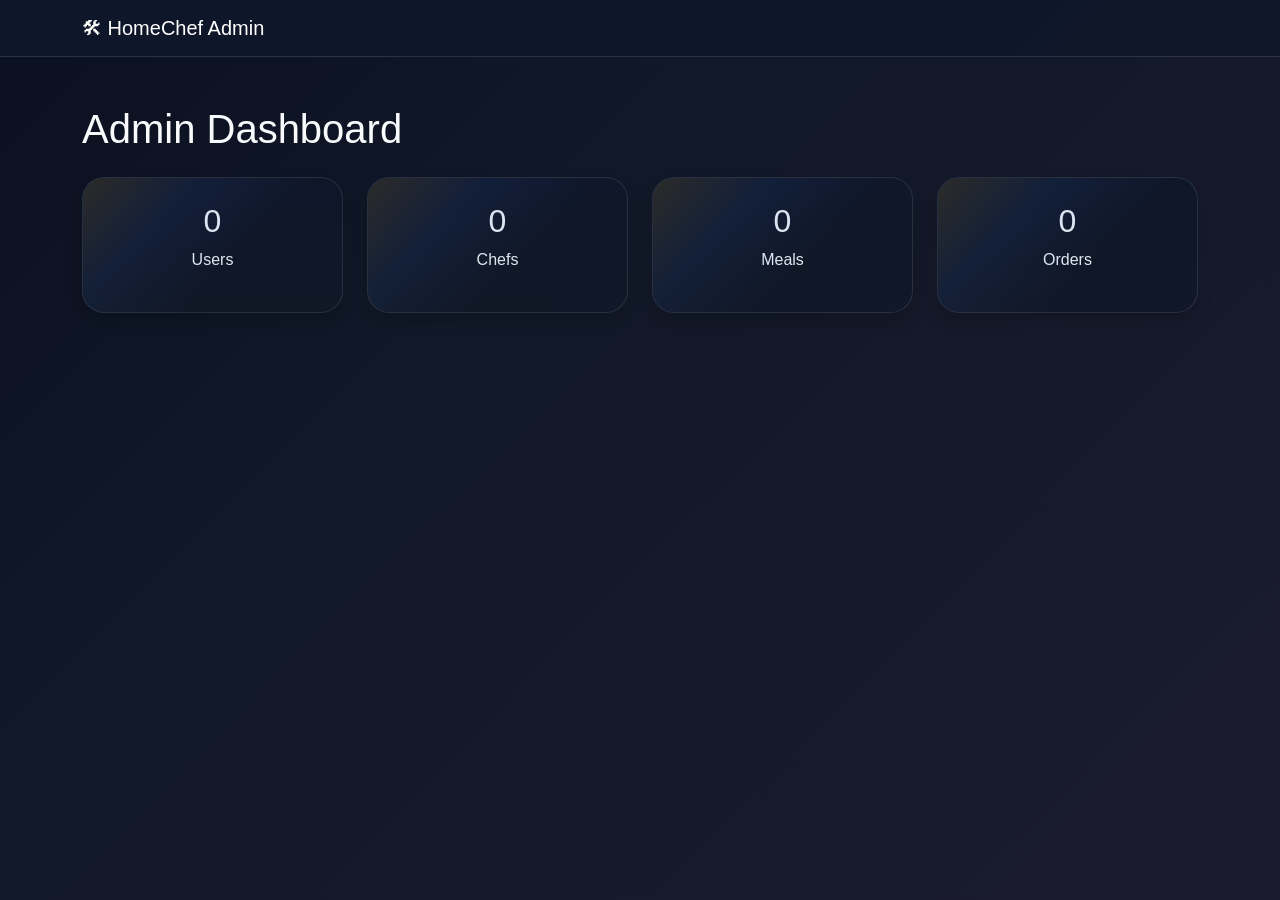
<file: backent/src/main/resources/templates/admin-dashboard.html>
<!DOCTYPE html>
<html>

<head>

    <title>Admin Dashboard</title>

    <link
        href="https://cdn.jsdelivr.net/npm/bootstrap@5.3.3/dist/css/bootstrap.min.css"
        rel="stylesheet">

    <style>
        body {
            background: linear-gradient(135deg, #0b1020 0%, #111827 35%, #1b1b2f 100%);
            color: #f8fafc;
            min-height: 100vh;
            font-family: Arial, sans-serif;
        }

        .navbar {
            background: rgba(15, 23, 42, 0.92) !important;
            border-bottom: 1px solid rgba(148, 163, 184, 0.2);
        }

        .card {
            background: linear-gradient(180deg, rgba(15, 23, 42, 0.92), rgba(17, 24, 39, 0.9));
            color: #e2e8f0;
            border: 1px solid rgba(148, 163, 184, 0.18);
            border-radius: 22px;
            box-shadow: 0 22px 38px rgba(15, 23, 42, 0.32);
            position: relative;
            overflow: hidden;
        }

        .card::before {
            content: "";
            position: absolute;
            inset: 0;
            background: linear-gradient(135deg, rgba(251, 191, 36, 0.12), rgba(59, 130, 246, 0.08), transparent 60%);
            pointer-events: none;
        }
    </style>

</head>

<body>

<nav class="navbar navbar-dark bg-dark">

    <div class="container">

        <span class="navbar-brand">
            🛠 HomeChef Admin
        </span>

    </div>

</nav>

<div class="container py-5">

    <h1 class="mb-4">
        Admin Dashboard
    </h1>

    <div class="row">

        <div class="col-md-3">

            <div class="card shadow p-4 text-center">

                <h2 th:text="${users}">
                    0
                </h2>

                <p>Users</p>

            </div>

        </div>

        <div class="col-md-3">

            <div class="card shadow p-4 text-center">

                <h2 th:text="${chefs}">
                    0
                </h2>

                <p>Chefs</p>

            </div>

        </div>

        <div class="col-md-3">

            <div class="card shadow p-4 text-center">

                <h2 th:text="${meals}">
                    0
                </h2>

                <p>Meals</p>

            </div>

        </div>

        <div class="col-md-3">

            <div class="card shadow p-4 text-center">

                <h2 th:text="${orders}">
                    0
                </h2>

                <p>Orders</p>

            </div>

        </div>

    </div>

</div>

</body>
</html>
</file>
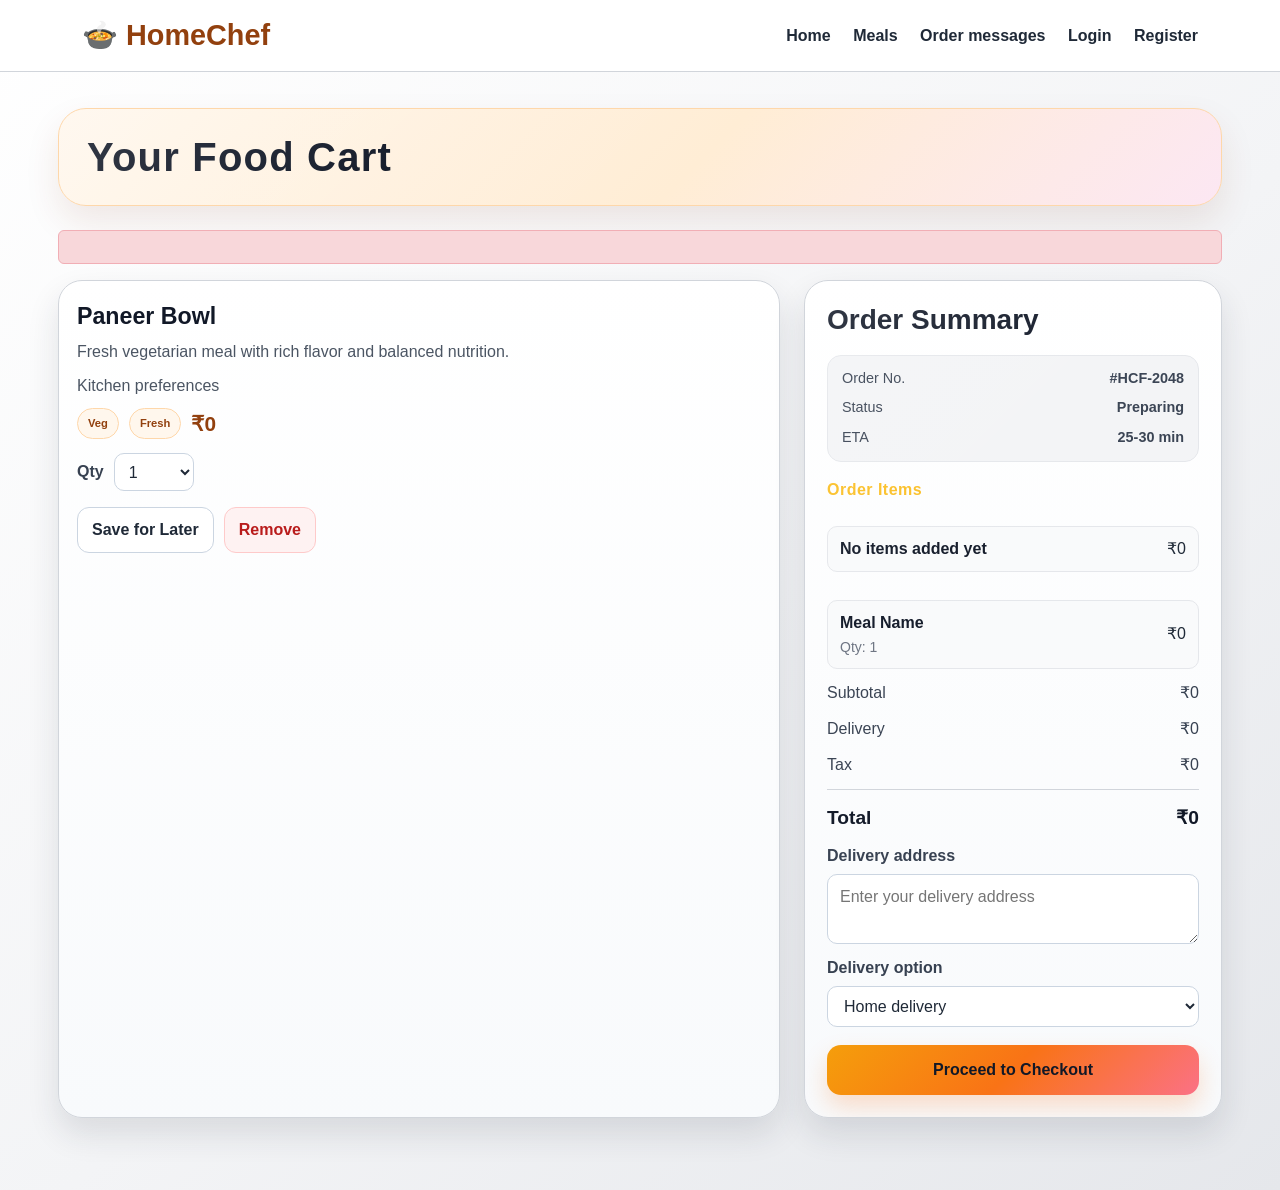
<file: backent/src/main/resources/templates/cart.html>
<!DOCTYPE html>
<html lang="en">
<head>
    <meta charset="UTF-8">
    <meta name="viewport" content="width=device-width, initial-scale=1.0">
    <title>Cart - HomeChef</title>
    <link href="https://cdn.jsdelivr.net/npm/bootstrap@5.3.3/dist/css/bootstrap.min.css" rel="stylesheet">
    <style>
        body {
            margin: 0;
            min-height: 100vh;
            background: linear-gradient(140deg, #ffffff 0%, #f3f4f6 55%, #e5e7eb 100%);
            color: #1f2937;
            font-family: Arial, sans-serif;
        }

        .topbar {
            background: rgba(255, 255, 255, 0.96);
            border-bottom: 1px solid #d1d5db;
            padding: 14px 0;
        }

        .brand {
            color: #92400e;
            font-size: 1.8rem;
            font-weight: 700;
            text-decoration: none;
        }

        .nav-links a {
            color: #1f2937;
            text-decoration: none;
            margin-left: 18px;
            font-weight: 600;
        }

        .page-shell {
            max-width: 1200px;
            margin: 36px auto;
            padding: 0 18px 36px;
        }

        .cart-header {
            background: linear-gradient(135deg, #fff7ed, #ffedd5 55%, #fce7f3);
            border: 1px solid #fed7aa;
            border-radius: 28px;
            padding: 24px 28px;
            margin-bottom: 24px;
            box-shadow: 0 16px 34px rgba(124, 45, 18, 0.1);
            position: relative;
            overflow: hidden;
        }

        .cart-header::before,
        .item-card::before,
        .summary-card::before,
        .customize-panel::before {
            content: "";
            position: absolute;
            inset: 0;
            background: linear-gradient(135deg, rgba(255,255,255,0.15), rgba(255,255,255,0.03), transparent 60%);
            pointer-events: none;
        }

        .cart-header h1 {
            margin: 0;
            font-weight: 800;
            letter-spacing: 0.03em;
            color: #111827;
        }

        .cart-row {
            display: grid;
            grid-template-columns: 1.9fr 1.1fr;
            gap: 24px;
            align-items: stretch;
            min-height: 72vh;
        }

        .items-wrap {
            display: grid;
            gap: 18px;
            align-content: stretch;
            height: 100%;
        }

        .item-card {
            position: relative;
            overflow: hidden;
            background: linear-gradient(180deg, #ffffff, #f8fafc);
            border: 1px solid #d1d5db;
            border-radius: 24px;
            box-shadow: 0 16px 32px rgba(31, 41, 55, 0.12);
            padding: 18px;
            min-height: 220px;
            height: 100%;
        }

        .item-inner {
            display: flex;
            gap: 18px;
            position: relative;
            z-index: 1;
        }

        .dish-info {
            flex: 1;
        }

        .dish-name {
            font-size: 1.45rem;
            font-weight: 700;
            margin-bottom: 6px;
            color: #111827;
        }

        .dish-desc {
            color: #4b5563;
            margin-bottom: 10px;
        }

        .meta-row {
            display: flex;
            gap: 10px;
            flex-wrap: wrap;
            align-items: center;
            margin-top: 10px;
        }

        .mini-badge {
            background: #fff7ed;
            border: 1px solid #fed7aa;
            color: #92400e;
            border-radius: 999px;
            padding: 6px 10px;
            font-size: 0.7rem;
            font-weight: 700;
        }

        .dish-price {
            font-size: 1.3rem;
            font-weight: 800;
            color: #92400e;
        }

        .qty-box {
            display: flex;
            align-items: center;
            gap: 10px;
            margin-top: 14px;
        }

        .qty-box label {
            color: #374151;
            margin: 0;
            font-weight: 600;
        }

        .qty-box select {
            width: 80px;
            height: 38px;
            border-radius: 10px;
            border: 1px solid #cbd5e1;
            background: #fff;
            color: #1f2937;
            padding-left: 10px;
        }

        .action-buttons {
            display: flex;
            flex-wrap: wrap;
            gap: 10px;
            margin-top: 16px;
        }

        .popup-btn,
        .outline-btn,
        .danger-btn {
            border-radius: 12px;
            border: none;
            font-weight: 700;
            padding: 10px 14px;
            transition: transform 0.2s ease, box-shadow 0.2s ease;
        }

        .popup-btn {
            background: linear-gradient(135deg, #f59e0b, #f97316, #fb7185);
            color: #fff;
            box-shadow: 0 12px 24px rgba(249, 115, 22, 0.24);
        }

        .outline-btn {
            background: #fff;
            border: 1px solid #cbd5e1;
            color: #1f2937;
        }

        .danger-btn {
            background: #fef2f2;
            border: 1px solid #fecaca;
            color: #b91c1c;
        }

        .popup-btn:hover,
        .outline-btn:hover,
        .danger-btn:hover {
            transform: translateY(-2px);
        }

        .summary-card {
            position: relative;
            overflow: hidden;
            background: linear-gradient(180deg, #ffffff, #f8fafc);
            border: 1px solid #d1d5db;
            border-radius: 24px;
            box-shadow: 0 16px 32px rgba(31, 41, 55, 0.12);
            padding: 22px;
            min-height: 100%;
            height: 100%;
            width: 100%;
            display: flex;
            flex-direction: column;
            justify-content: flex-start;
            align-self: stretch;
        }

        .summary-card h3 {
            margin-bottom: 18px;
            color: #111827;
            font-weight: 800;
        }

        .order-meta {
            background: #f3f4f6;
            border: 1px solid #e5e7eb;
            border-radius: 14px;
            padding: 12px 14px;
            margin-bottom: 16px;
        }

        .order-meta-row {
            display: flex;
            justify-content: space-between;
            margin-bottom: 8px;
            color: #374151;
            font-size: 0.9rem;
        }

        .order-meta-row:last-child {
            margin-bottom: 0;
        }

        .order-list {
            list-style: none;
            margin: 16px 0 12px;
            padding: 0;
            display: grid;
            gap: 10px;
        }

        .order-list li {
            display: flex;
            justify-content: space-between;
            align-items: center;
            gap: 10px;
            background: #f9fafb;
            border: 1px solid #e5e7eb;
            border-radius: 10px;
            padding: 10px 12px;
            color: #1f2937;
        }

        .order-name {
            font-weight: 700;
            color: #111827;
        }

        .order-name small {
            display: block;
            color: #6b7280;
            font-weight: 500;
            margin-top: 2px;
        }

        .summary-line {
            display: flex;
            justify-content: space-between;
            color: #374151;
            margin-bottom: 12px;
        }

        .summary-total {
            display: flex;
            justify-content: space-between;
            margin-top: auto;
            padding-top: 14px;
            border-top: 1px solid #d1d5db;
            font-size: 1.2rem;
            font-weight: 800;
            color: #111827;
        }

        .checkout-btn {
            width: 100%;
            height: 50px;
            margin-top: 18px;
            border-radius: 14px;
            border: none;
            background: linear-gradient(135deg, #f59e0b, #f97316, #fb7185);
            color: #111827;
            font-weight: 800;
            box-shadow: 0 12px 24px rgba(249, 115, 22, 0.22);
        }

        .checkout-label {
            display: block;
            margin: 12px 0 6px;
            color: #374151;
            font-weight: 700;
        }

        .checkout-input {
            display: block;
            width: 100%;
            padding: 10px 12px;
            border-radius: 10px;
            border: 1px solid #cbd5e1;
            background: #fff;
            color: #1f2937;
        }

        .checkout-btn:disabled {
            opacity: .5;
            cursor: not-allowed;
        }

        .customize-panel {
            background: linear-gradient(180deg, rgba(17, 24, 39, 0.96), rgba(15, 23, 42, 0.92));
            border: 1px solid rgba(148, 163, 184, 0.2);
            border-radius: 22px;
            box-shadow: 0 20px 40px rgba(15, 23, 42, 0.35);
            position: relative;
            overflow: hidden;
        }

        .custom-check {
            display: flex;
            align-items: center;
            gap: 10px;
            margin: 10px 0;
            color: #edf2ff;
        }

        .custom-check input {
            accent-color: #f59e0b;
        }

        @media (max-width: 900px) {
            .cart-row {
                grid-template-columns: 1fr;
            }
        }

        @media (max-width: 640px) {
            .item-inner {
                flex-direction: column;
            }

            .food-image {
                width: 100%;
                height: 200px;
            }
        }
    </style>
</head>
<body>

<nav class="topbar">
    <div class="container d-flex justify-content-between align-items-center">
        <a href="/" class="brand">🍲 HomeChef</a>
        <div class="nav-links">
            <a href="/">Home</a>
            <a href="/meals">Meals</a>
            <a href="/customer/messages">Order messages</a>
            <a href="/login">Login</a>
            <a href="/register">Register</a>
        </div>
    </div>
</nav>

<div class="page-shell">
    <div class="cart-header">
        <h1>Your Food Cart</h1>
    </div>

    <div th:if="${checkoutError}" class="alert alert-danger" th:text="${checkoutError}"></div>

    <div class="cart-row">
        <div class="items-wrap">
            <div class="item-card" th:each="item : ${cartItems}">
                <div class="item-inner">
                    <div class="dish-info">
                        <div class="dish-name" th:text="${item.meal.name}">Paneer Bowl</div>
                        <div class="dish-desc" th:text="${item.meal.description}">Fresh vegetarian meal with rich flavor and balanced nutrition.</div>
                        <div class="dish-desc" th:if="${item.customizations != null}" th:text="|Kitchen preferences: ${item.customizations}|">Kitchen preferences</div>

                        <div class="meta-row">
                            <span class="mini-badge" th:text="${item.meal.foodTypeLabel}">Veg</span>
                            <span class="mini-badge">Fresh</span>
                            <span class="dish-price">₹<span th:text="${item.meal.price * item.quantity}">0</span></span>
                        </div>

                        <div class="qty-box">
                            <label>Qty</label>
                            <select th:name="|quantity_${item.id}|">
                                <option th:value="1" th:selected="${item.quantity == 1}">1</option>
                                <option th:value="2" th:selected="${item.quantity == 2}">2</option>
                                <option th:value="3" th:selected="${item.quantity == 3}">3</option>
                                <option th:value="4" th:selected="${item.quantity == 4}">4</option>
                            </select>
                        </div>

                        <div class="action-buttons">
                            <button class="outline-btn" type="button">Save for Later</button>
                            <form th:action="@{/cart/remove/{id}(id=${item.id})}" method="post" class="d-inline">
                                <button class="danger-btn" type="submit">Remove</button>
                            </form>
                        </div>
                    </div>
                </div>
            </div>
        </div>

        <aside class="summary-card">
            <h3>Order Summary</h3>

            <div class="order-meta">
                <div class="order-meta-row">
                    <span>Order No.</span>
                    <strong>#HCF-2048</strong>
                </div>
                <div class="order-meta-row">
                    <span>Status</span>
                    <strong>Preparing</strong>
                </div>
                <div class="order-meta-row">
                    <span>ETA</span>
                    <strong>25-30 min</strong>
                </div>
            </div>

            <div style="margin-bottom: 8px; color: #fbbf24; font-weight: 800; letter-spacing: 0.03em;">Order Items</div>
            <ul class="order-list" th:if="${#lists.isEmpty(cartItems)}">
                <li>
                    <span class="order-name">No items added yet</span>
                    <span>₹0</span>
                </li>
            </ul>
            <ul class="order-list" th:unless="${#lists.isEmpty(cartItems)}">
                <li th:each="item : ${cartItems}">
                    <span class="order-name">
                        <span th:text="${item.meal.name}">Meal Name</span>
                        <small>Qty: <span th:text="${item.quantity}">1</span></small>
                    </span>
                    <span>₹<span th:text="${item.meal.price * item.quantity}">0</span></span>
                </li>
            </ul>

            <div class="summary-line">
                <span>Subtotal</span>
                <span>₹<span th:text="${subtotal}">0</span></span>
            </div>
            <div class="summary-line">
                <span>Delivery</span>
                <span>₹<span th:text="${deliveryFee}">0</span></span>
            </div>
            <div class="summary-line">
                <span>Tax</span>
                <span>₹<span th:text="${tax}">0</span></span>
            </div>
            <div class="summary-total">
                <span>Total</span>
                <span>₹<span th:text="${grandTotal}">0</span></span>
            </div>
            <form th:action="@{/orders/place}" method="post" class="checkout-form">
                <label for="deliveryAddress" class="checkout-label">Delivery address</label>
                <textarea id="deliveryAddress" name="address" class="checkout-input" rows="2" required maxlength="500"
                          th:text="${customer.address}" placeholder="Enter your delivery address"></textarea>
                <label for="deliveryType" class="checkout-label">Delivery option</label>
                <select id="deliveryType" name="deliveryType" class="checkout-input" required>
                    <option value="HOME_DELIVERY">Home delivery</option>
                    <option value="PICKUP">Pickup</option>
                </select>
                <button class="checkout-btn" type="submit" th:disabled="${#lists.isEmpty(cartItems)}">Proceed to Checkout</button>
            </form>
        </aside>
    </div>
</div>

<script src="https://cdn.jsdelivr.net/npm/bootstrap@5.3.3/dist/js/bootstrap.bundle.min.js"></script>
</body>
</html>
</file>
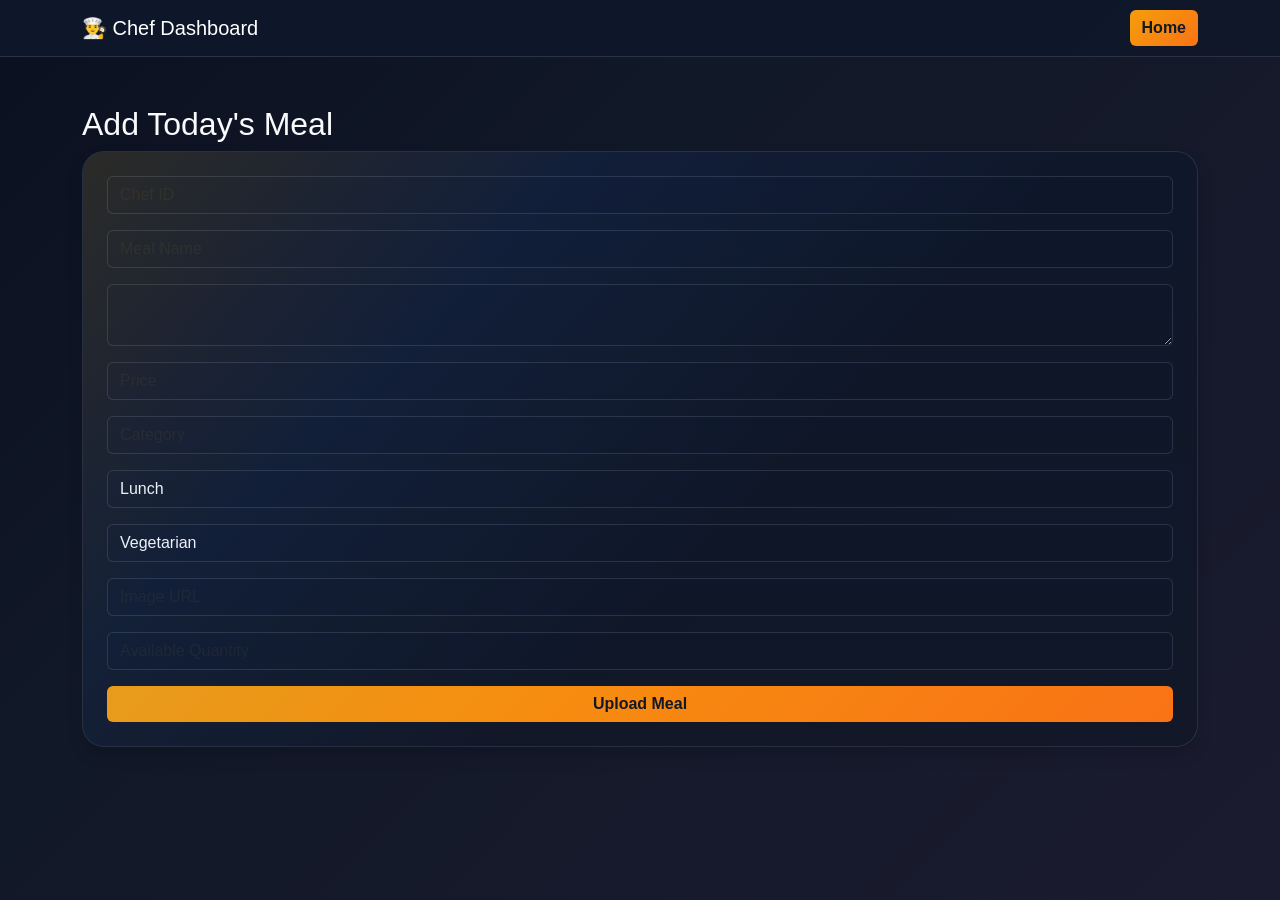
<file: backent/src/main/resources/templates/chef-dashboard.html>
<!DOCTYPE html>
<html>

<head>

    <title>Chef Dashboard</title>

    <link
        href="https://cdn.jsdelivr.net/npm/bootstrap@5.3.3/dist/css/bootstrap.min.css"
        rel="stylesheet">

    <style>
        body {
            background: linear-gradient(135deg, #0b1020 0%, #111827 35%, #1b1b2f 100%);
            color: #f8fafc;
            min-height: 100vh;
            font-family: Arial, sans-serif;
        }

        .navbar {
            background: rgba(15, 23, 42, 0.92) !important;
            border-bottom: 1px solid rgba(148, 163, 184, 0.2);
        }

        .card {
            background: linear-gradient(180deg, rgba(15, 23, 42, 0.92), rgba(17, 24, 39, 0.9));
            color: #e2e8f0;
            border: 1px solid rgba(148, 163, 184, 0.18);
            border-radius: 22px;
            box-shadow: 0 22px 38px rgba(15, 23, 42, 0.32);
            position: relative;
            overflow: hidden;
        }

        .card::before {
            content: "";
            position: absolute;
            inset: 0;
            background: linear-gradient(135deg, rgba(251, 191, 36, 0.12), rgba(59, 130, 246, 0.08), transparent 60%);
            pointer-events: none;
        }

        .form-control {
            background: rgba(15, 23, 42, 0.5);
            color: #f8fafc;
            border: 1px solid rgba(148, 163, 184, 0.2);
        }

        .btn-warning {
            background: linear-gradient(135deg, #f59e0b, #f97316);
            border: none;
            font-weight: 700;
            color: #111827;
        }
    </style>

</head>

<body>

<nav class="navbar navbar-dark bg-dark">

    <div class="container">

        <span class="navbar-brand">
            👨‍🍳 Chef Dashboard
        </span>

        <a href="/"
           class="btn btn-warning">
            Home
        </a>

    </div>

</nav>

<div class="container py-5">

    <h2>
        Add Today's Meal
    </h2>

    <form
        method="post"
        action="/chef/meal/add"
        class="card p-4 shadow">

        <input
            name="chefId"
            class="form-control mb-3"
            placeholder="Chef ID"
            required>

        <input
            name="name"
            class="form-control mb-3"
            placeholder="Meal Name"
            required>

        <textarea
            name="description"
            class="form-control mb-3"
            placeholder="Description">
        </textarea>

        <input
            type="number"
            step="0.01"
            name="price"
            class="form-control mb-3"
            placeholder="Price"
            required>

        <input
            name="category"
            class="form-control mb-3"
            placeholder="Category">

        <select name="mealTime" class="form-control mb-3" required>
            <option value="Breakfast">Breakfast</option>
            <option value="Lunch" selected>Lunch</option>
            <option value="Dinner">Dinner</option>
        </select>

        <select name="foodType" class="form-control mb-3" required>
            <option value="VEG" selected>Vegetarian</option>
            <option value="NON_VEG">Non-vegetarian</option>
        </select>

        <input
            name="image"
            class="form-control mb-3"
            placeholder="Image URL">

        <input
            type="number"
            name="quantity"
            class="form-control mb-3"
            placeholder="Available Quantity">

        <button
            class="btn btn-warning">

            Upload Meal

        </button>

    </form>

</div>

</body>
</html>
</file>
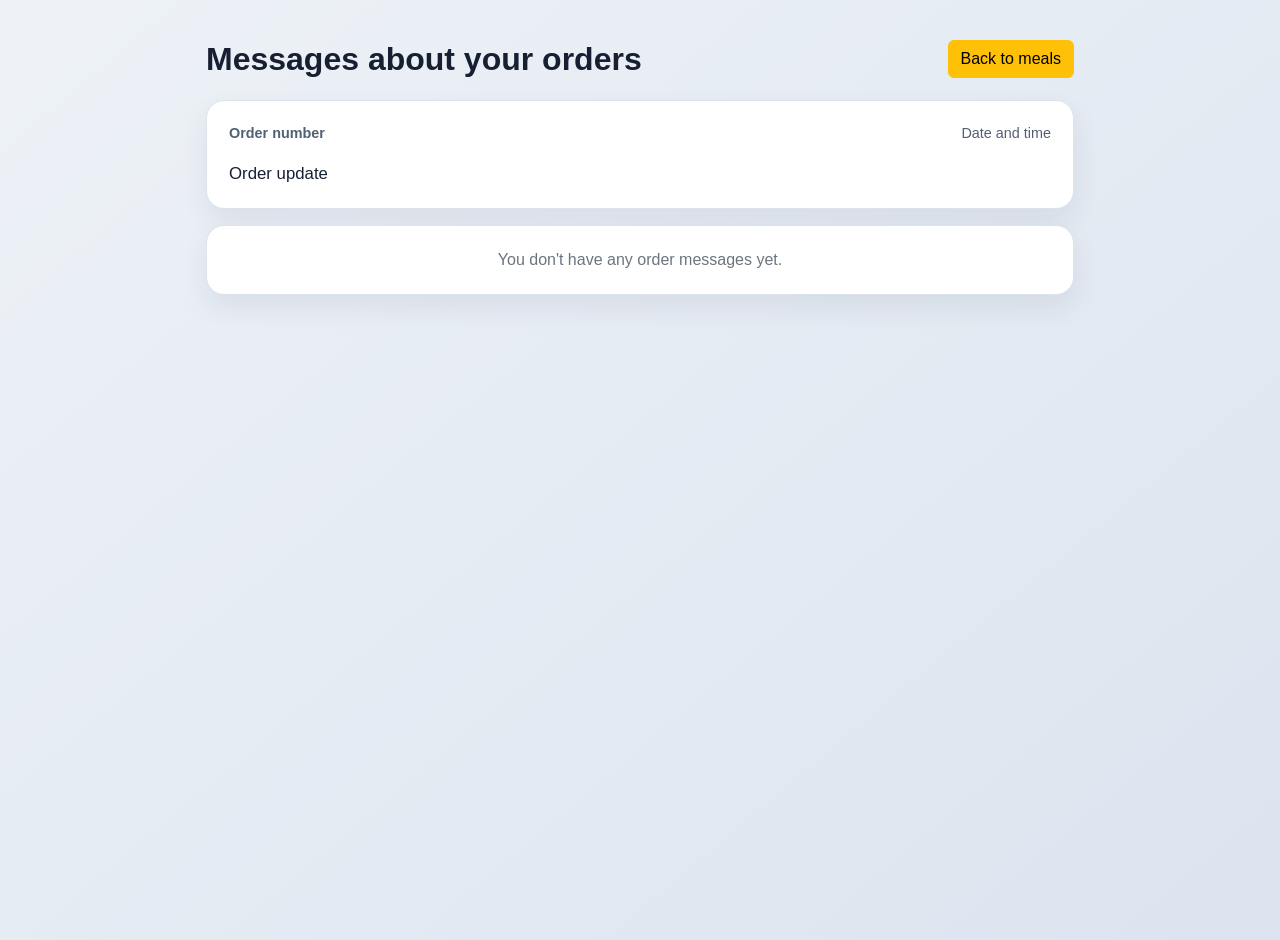
<file: backent/src/main/resources/templates/customer-messages.html>
<!DOCTYPE html>
<html lang="en" xmlns:th="http://www.thymeleaf.org">
<head>
    <meta charset="UTF-8">
    <meta name="viewport" content="width=device-width, initial-scale=1">
    <title>Order Messages - HomeChef</title>
    <link href="https://cdn.jsdelivr.net/npm/bootstrap@5.3.3/dist/css/bootstrap.min.css" rel="stylesheet">
    <style>
        body { min-height: 100vh; background: linear-gradient(140deg, #eef2f7, #dbe4ef); color: #172033; font-family: Arial, sans-serif; }
        .wrap { max-width: 900px; margin: 40px auto; padding: 0 16px; }
        .message-card { background: #fff; border: 1px solid #dce3ed; border-radius: 18px; padding: 22px; margin-bottom: 16px; box-shadow: 0 12px 28px rgba(25, 42, 70, .08); }
        .message-head { display: flex; justify-content: space-between; gap: 12px; flex-wrap: wrap; color: #526075; font-size: .9rem; }
        .message-body { margin: 16px 0 0; white-space: pre-wrap; font-size: 1.05rem; }
        .top { display: flex; justify-content: space-between; align-items: center; gap: 16px; margin-bottom: 22px; }
        .top h1 { font-weight: 800; }
    </style>
</head>
<body>
<main class="wrap">
    <div class="top">
        <h1 class="h2 mb-0">Messages about your orders</h1>
        <a href="/meals" class="btn btn-warning">Back to meals</a>
    </div>
    <div class="message-card" th:each="message : ${messages}">
        <div class="message-head">
            <strong th:text="|Order #HC-${#numbers.formatInteger(message.order.id, 6)}|">Order number</strong>
            <span th:text="${message.formattedCreatedAt}">Date and time</span>
        </div>
        <p class="message-body" th:text="${message.message}">Order update</p>
    </div>
    <div class="message-card text-center text-secondary" th:if="${#lists.isEmpty(messages)}">
        You don't have any order messages yet.
    </div>
</main>
</body>
</html>
</file>
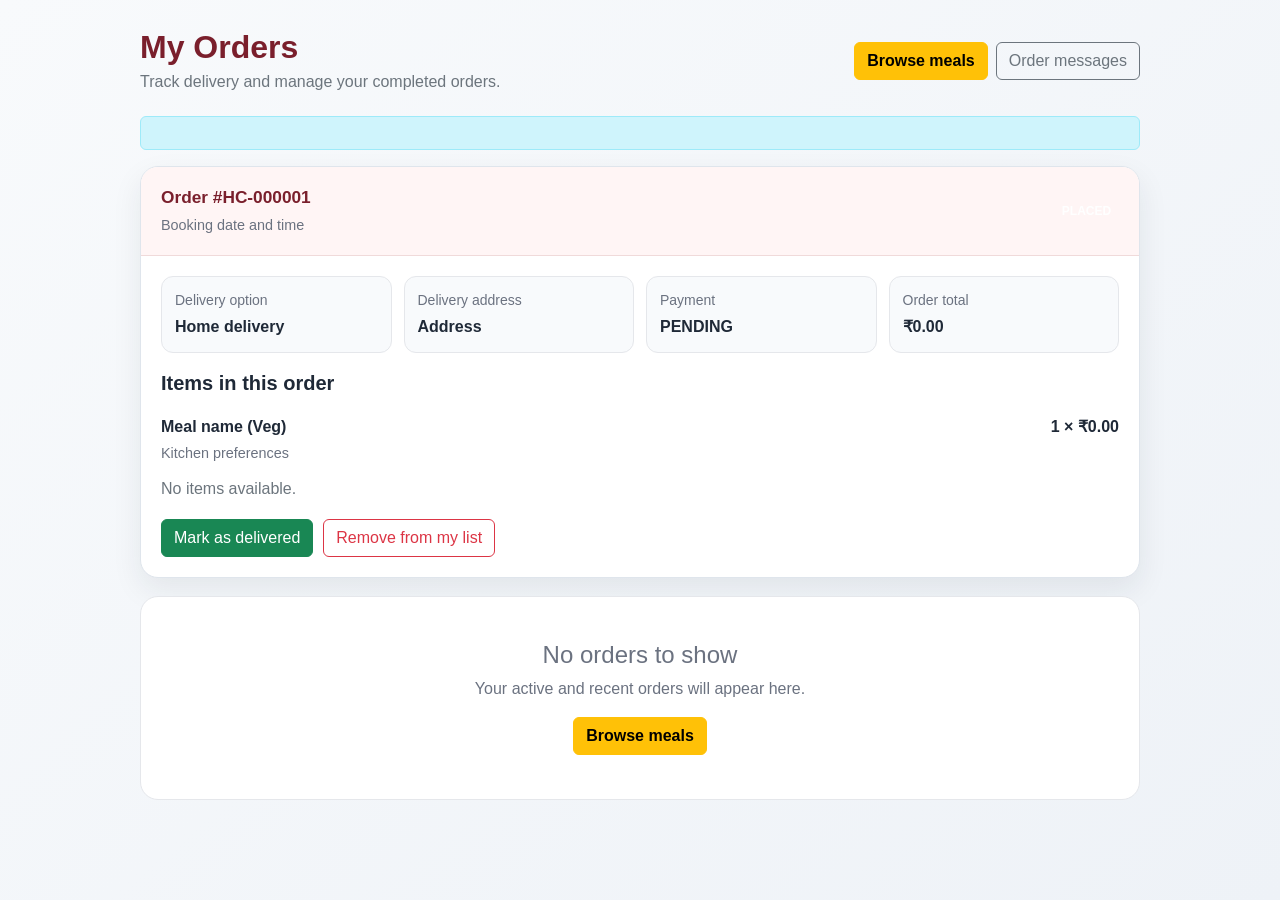
<file: backent/src/main/resources/templates/customer-orders.html>
<!DOCTYPE html>
<html lang="en" xmlns:th="http://www.thymeleaf.org">
<head>
    <meta charset="UTF-8">
    <meta name="viewport" content="width=device-width, initial-scale=1">
    <title>My Orders - HomeChef</title>
    <link href="https://cdn.jsdelivr.net/npm/bootstrap@5.3.3/dist/css/bootstrap.min.css" rel="stylesheet">
    <style>
        body { min-height: 100vh; margin: 0; padding: 28px 14px; background: linear-gradient(140deg, #f8fafc, #eef2f7); color: #1f2937; font-family: Arial, sans-serif; }
        .orders-page { max-width: 1000px; margin: 0 auto; }
        .page-header { display: flex; justify-content: space-between; align-items: center; flex-wrap: wrap; gap: 14px; margin-bottom: 22px; }
        .page-header h1 { font-weight: 800; color: #7a1f2c; }
        .order-card { background: #fff; border: 1px solid #dfe5ec; border-radius: 18px; overflow: hidden; margin-bottom: 18px; box-shadow: 0 12px 30px rgba(31, 41, 55, .08); }
        .order-head { display: flex; justify-content: space-between; align-items: center; flex-wrap: wrap; gap: 12px; padding: 18px 20px; background: #fff5f5; border-bottom: 1px solid #f0dada; }
        .order-number { font-weight: 800; color: #7a1f2c; font-size: 1.08rem; }
        .order-date { color: #6b7280; font-size: .9rem; margin-top: 4px; }
        .order-content { padding: 20px; }
        .order-grid { display: grid; grid-template-columns: repeat(auto-fit, minmax(180px, 1fr)); gap: 12px; margin-bottom: 18px; }
        .detail-box { padding: 13px; background: #f8fafc; border: 1px solid #e5e7eb; border-radius: 12px; overflow-wrap: anywhere; }
        .detail-box small { display: block; color: #6b7280; margin-bottom: 4px; }
        .food-row { display: flex; justify-content: space-between; gap: 12px; flex-wrap: wrap; padding: 12px 0; border-bottom: 1px solid #edf0f4; }
        .food-row:last-child { border-bottom: 0; }
        .food-name { font-weight: 700; }
        .customization { color: #6b7280; font-size: .9rem; margin-top: 4px; }
        .order-actions { display: flex; gap: 10px; flex-wrap: wrap; margin-top: 18px; }
        .order-actions form { margin: 0; }
        .empty-state { padding: 44px 24px; text-align: center; background: #fff; border: 1px solid #e5e7eb; border-radius: 18px; color: #6b7280; }
        .btn-warning { font-weight: 700; }
    </style>
</head>
<body>
<main class="orders-page">
    <header class="page-header">
        <div>
            <h1 class="h2 mb-1">My Orders</h1>
            <p class="text-secondary mb-0">Track delivery and manage your completed orders.</p>
        </div>
        <div class="d-flex gap-2 flex-wrap">
            <a href="/meals" class="btn btn-warning">Browse meals</a>
            <a href="/customer/messages" class="btn btn-outline-secondary">Order messages</a>
        </div>
    </header>

    <div th:if="${orderNotice}" class="alert alert-info" th:text="${orderNotice}"></div>

    <article class="order-card" th:each="order : ${orders}">
        <header class="order-head">
            <div>
                <div class="order-number" th:text="|Order #HC-${#numbers.formatInteger(order.id, 6)}|">Order #HC-000001</div>
                <div class="order-date" th:text="${order.formattedCreatedAt}">Booking date and time</div>
            </div>
            <span class="badge" th:classappend="${order.orderStatus == 'DELIVERED'} ? ' bg-success' : (${order.orderStatus == 'CANCELLED'} ? ' bg-secondary' : ' bg-primary')"
                  th:text="${order.orderStatus}">PLACED</span>
        </header>
        <div class="order-content">
            <div class="order-grid">
                <div class="detail-box"><small>Delivery option</small><strong th:text="${order.deliveryType == 'PICKUP' ? 'Pickup' : 'Home delivery'}">Home delivery</strong></div>
                <div class="detail-box"><small>Delivery address</small><strong th:text="${order.deliveryAddress}">Address</strong></div>
                <div class="detail-box"><small>Payment</small><strong th:text="${order.paymentStatus}">PENDING</strong></div>
                <div class="detail-box"><small>Order total</small><strong>₹<span th:text="${#numbers.formatDecimal(order.totalAmount != null ? order.totalAmount : 0, 1, 2)}">0.00</span></strong></div>
            </div>

            <h2 class="h5 fw-bold">Items in this order</h2>
            <div th:if="${order.items != null and !#lists.isEmpty(order.items)}">
                <div class="food-row" th:each="item : ${order.items}">
                    <div>
                        <div class="food-name" th:text="${item.meal != null ? item.meal.name + ' (' + item.meal.foodTypeLabel + ')' : 'Food'}">Meal name (Veg)</div>
                        <div class="customization" th:if="${item.customizations != null}" th:text="|Kitchen preferences: ${item.customizations}|">Kitchen preferences</div>
                    </div>
                    <strong th:text="|${item.quantity} × ₹${#numbers.formatDecimal(item.price, 1, 2)}|">1 × ₹0.00</strong>
                </div>
            </div>
            <p class="text-secondary" th:unless="${order.items != null and !#lists.isEmpty(order.items)}">No items available.</p>

            <div class="order-actions">
                <form th:if="${order.orderStatus != 'DELIVERED' and order.orderStatus != 'CANCELLED'}"
                      th:action="@{/orders/{id}/delivered(id=${order.id})}" method="post"
                      onsubmit="return confirm('Confirm that this order has been delivered?');">
                    <button class="btn btn-success" type="submit">Mark as delivered</button>
                </form>
                <form th:if="${order.orderStatus == 'DELIVERED' or order.orderStatus == 'CANCELLED'}"
                      th:action="@{/orders/{id}/remove(id=${order.id})}" method="post"
                      onsubmit="return confirm('Remove this order from your list? The owner will keep the order history.');">
                    <button class="btn btn-outline-danger" type="submit">Remove from my list</button>
                </form>
            </div>
        </div>
    </article>

    <div class="empty-state" th:if="${#lists.isEmpty(orders)}">
        <h2 class="h4">No orders to show</h2>
        <p>Your active and recent orders will appear here.</p>
        <a href="/meals" class="btn btn-warning">Browse meals</a>
    </div>
</main>
</body>
</html>
</file>
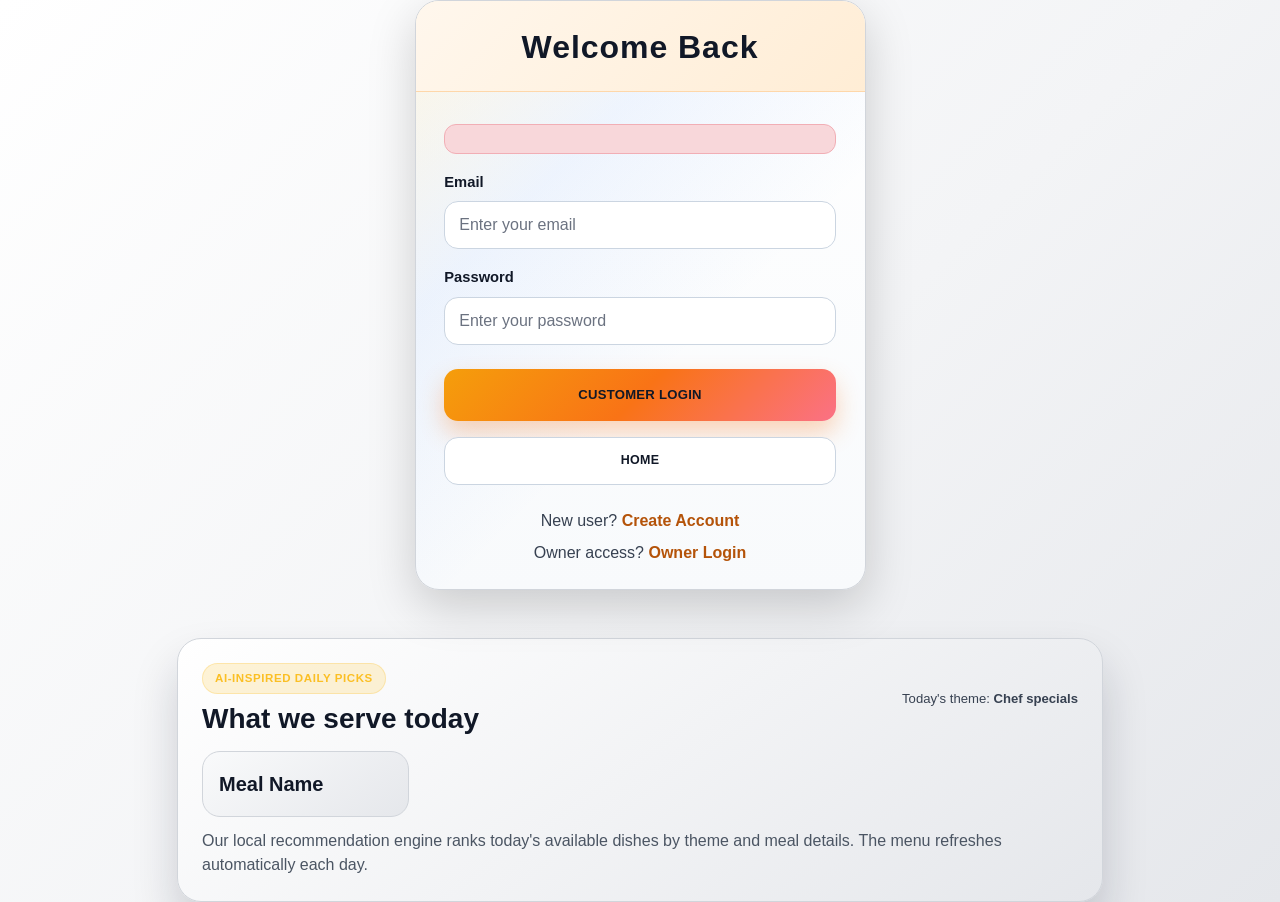
<file: backent/src/main/resources/templates/login.html>
<!DOCTYPE html>
<html>

<head>

    <title>Login - HomeChef</title>

    <link
        href="https://cdn.jsdelivr.net/npm/bootstrap@5.3.3/dist/css/bootstrap.min.css"
        rel="stylesheet">

    <style>
        body {
            min-height: 100vh;
            margin: 0;
            display: flex;
            align-items: center;
            justify-content: center;
            background: linear-gradient(135deg, #ffffff, #f3f4f6 55%, #e5e7eb);
            color: #111827;
            font-family: Arial, sans-serif;
        }

        .login-card {
            background: linear-gradient(180deg, #ffffff, #f8fafc);
            border: 1px solid #d1d5db;
            border-radius: 24px;
            box-shadow: 0 28px 60px rgba(15, 23, 42, 0.16);
            overflow: hidden;
            position: relative;
        }

        .login-card::before {
            content: "";
            position: absolute;
            inset: 0;
            background: linear-gradient(135deg, rgba(251, 191, 36, 0.12), rgba(59, 130, 246, 0.08), transparent 60%);
            pointer-events: none;
        }

        .login-header {
            background: linear-gradient(135deg, #fff7ed, #ffedd5);
            color: #111827;
            border-bottom: 1px solid #fed7aa;
            padding: 1.7rem 1rem 1.5rem;
            text-align: center;
            position: relative;
            z-index: 1;
        }

        .login-header h2 {
            margin: 0;
            font-weight: 800;
            letter-spacing: 0.03em;
        }

        .card-body {
            padding: 2rem 1.8rem 1.5rem;
            position: relative;
            z-index: 1;
        }

        .form-label {
            color: #111827 !important;
            font-size: 0.92rem;
            margin-bottom: 0.5rem;
        }

        .form-control {
            height: 48px;
            border-radius: 14px;
            border: 1px solid #cbd5e1;
            background: #fff;
            color: #111827;
            padding-left: 14px;
            transition: all 0.2s ease;
        }

        .form-control::placeholder {
            color: #6b7280;
        }

        .form-control:focus {
            box-shadow: 0 0 0 0.2rem rgba(251, 191, 36, 0.14);
            border-color: #fbbf24;
            background: #fff;
            color: #111827;
        }

        .btn-warning {
            border-radius: 14px;
            width: 100%;
            min-height: 52px;
            height: 52px;
            display: inline-flex;
            align-items: center;
            justify-content: center;
            font-weight: 800;
            letter-spacing: 0.02em;
            background: linear-gradient(135deg, #f59e0b, #f97316, #fb7185);
            border: none;
            transition: 0.2s ease, transform 0.2s ease;
            box-shadow: 0 12px 25px rgba(249, 115, 22, 0.3);
            color: #111827;
            text-transform: uppercase;
            font-size: 0.82rem;
            line-height: 1;
            padding: 0 20px;
        }

        .btn-warning:hover {
            filter: brightness(1.05);
            transform: translateY(-1px);
            box-shadow: 0 16px 28px rgba(249, 115, 22, 0.4);
        }

        .btn-outline-secondary {
            border-radius: 14px;
            width: 100%;
            min-height: 48px;
            height: 48px;
            display: inline-flex;
            align-items: center;
            justify-content: center;
            font-weight: 700;
            letter-spacing: 0.02em;
            border-color: #cbd5e1;
            color: #111827;
            background: #fff;
            text-transform: uppercase;
            font-size: 0.78rem;
            line-height: 1;
            padding: 0 20px;
        }

        .status-box {
            margin-bottom: 1rem;
            border-radius: 12px;
            font-size: 0.95rem;
            padding: 0.9rem 1rem;
        }

        .text-secondary {
            color: #374151 !important;
        }

        .register-link {
            color: #b45309;
            font-weight: 700;
            text-decoration: none;
        }

        .register-link:hover {
            text-decoration: underline;
        }
    </style>

</head>

<body>

<div class="container">

    <div class="row justify-content-center">

        <div class="col-md-5 col-sm-8">

            <div class="login-card shadow-lg">

                <div class="login-header">
                    <h2>Welcome Back</h2>
                </div>

                <div class="card-body">

                    <div
                        th:if="${error}"
                        class="status-box alert alert-danger mb-3"
                        th:text="${error}">
                    </div>

                    <form
                        method="post"
                        action="/login">

                        <div class="mb-3">
                            <label class="form-label fw-semibold">Email</label>
                            <input
                                type="email"
                                name="email"
                                class="form-control"
                                placeholder="Enter your email"
                                required>
                        </div>

                        <div class="mb-4">
                            <label class="form-label fw-semibold">Password</label>
                            <input
                                type="password"
                                name="password"
                                class="form-control"
                                placeholder="Enter your password"
                                required>
                        </div>

                        <button class="btn btn-warning w-100 mb-3">
                            Customer Login
                        </button>

                        <a href="/" class="btn btn-outline-secondary w-100 mb-3">
                            Home
                        </a>

                    </form>

                    <p class="text-center mt-2 mb-0 text-secondary">
                        New user?
                        <a href="/register" class="register-link">
                            Create Account
                        </a>
                    </p>
                    <p class="text-center mt-2 mb-0 text-secondary">
                        Owner access?
                        <a href="/owner-login" class="register-link">
                            Owner Login
                        </a>
                    </p>

                </div>

            </div>

        </div>

    </div>

    <div class="row justify-content-center mt-5">
        <div class="col-12 col-xl-10">
            <div class="featured-panel">
                <div class="featured-header">
                    <div>
                        <span class="featured-tag">AI-inspired daily picks</span>
                        <h3>What we serve today</h3>
                    </div>
                    <span class="featured-meta">Today's theme: <strong th:text="${dailyMenuTheme}">Chef specials</strong></span>
                </div>

                <div class="row g-3">
                    <div class="col-md-6 col-lg-3" th:each="meal : ${featuredMeals}">
                        <div class="featured-card">
                            <div class="featured-body">
                                <h5 class="mb-0" th:text="${meal.name}">Meal Name</h5>
                            </div>
                        </div>
                    </div>
                </div>
                <p class="featured-note mb-0">Our local recommendation engine ranks today's available dishes by theme and meal details. The menu refreshes automatically each day.</p>
            </div>
        </div>
    </div>

</div>

<style>
    .featured-panel {
        background: linear-gradient(145deg, #ffffff, #e5e7eb);
        border: 1px solid #d1d5db;
        border-radius: 24px;
        box-shadow: 0 26px 45px rgba(15, 23, 42, 0.18);
        padding: 1.5rem;
    }

    .featured-header {
        display: flex;
        justify-content: space-between;
        align-items: center;
        gap: 12px;
        margin-bottom: 1rem;
        color: #111827;
    }

    .featured-tag {
        display: inline-block;
        background: rgba(251, 191, 36, 0.18);
        color: #fbbf24;
        border: 1px solid rgba(251, 191, 36, 0.25);
        border-radius: 999px;
        padding: 6px 12px;
        font-size: 0.72rem;
        font-weight: 700;
        letter-spacing: 0.05em;
        text-transform: uppercase;
    }

    .featured-header h3 {
        margin-top: 0.5rem;
        margin-bottom: 0;
        font-weight: 800;
        color: #111827;
    }

    .featured-meta {
        color: #374151;
        font-size: 0.82rem;
    }

    .featured-card {
        background: linear-gradient(145deg, #f9fafb, #e5e7eb);
        border: 1px solid #d1d5db;
        border-radius: 18px;
        overflow: hidden;
        height: 100%;
    }

    .featured-body {
        padding: 1.25rem 1rem;
    }

    .featured-body h5 {
        color: #111827;
        margin-bottom: 0.5rem;
        font-weight: 700;
    }

    .featured-body p {
        color: #374151;
        margin: 0;
        line-height: 1.6;
        font-size: 0.9rem;
    }

    .featured-note {
        color: #4b5563;
        margin-top: 0.75rem;
    }
</style>

</body>
</html>
</file>
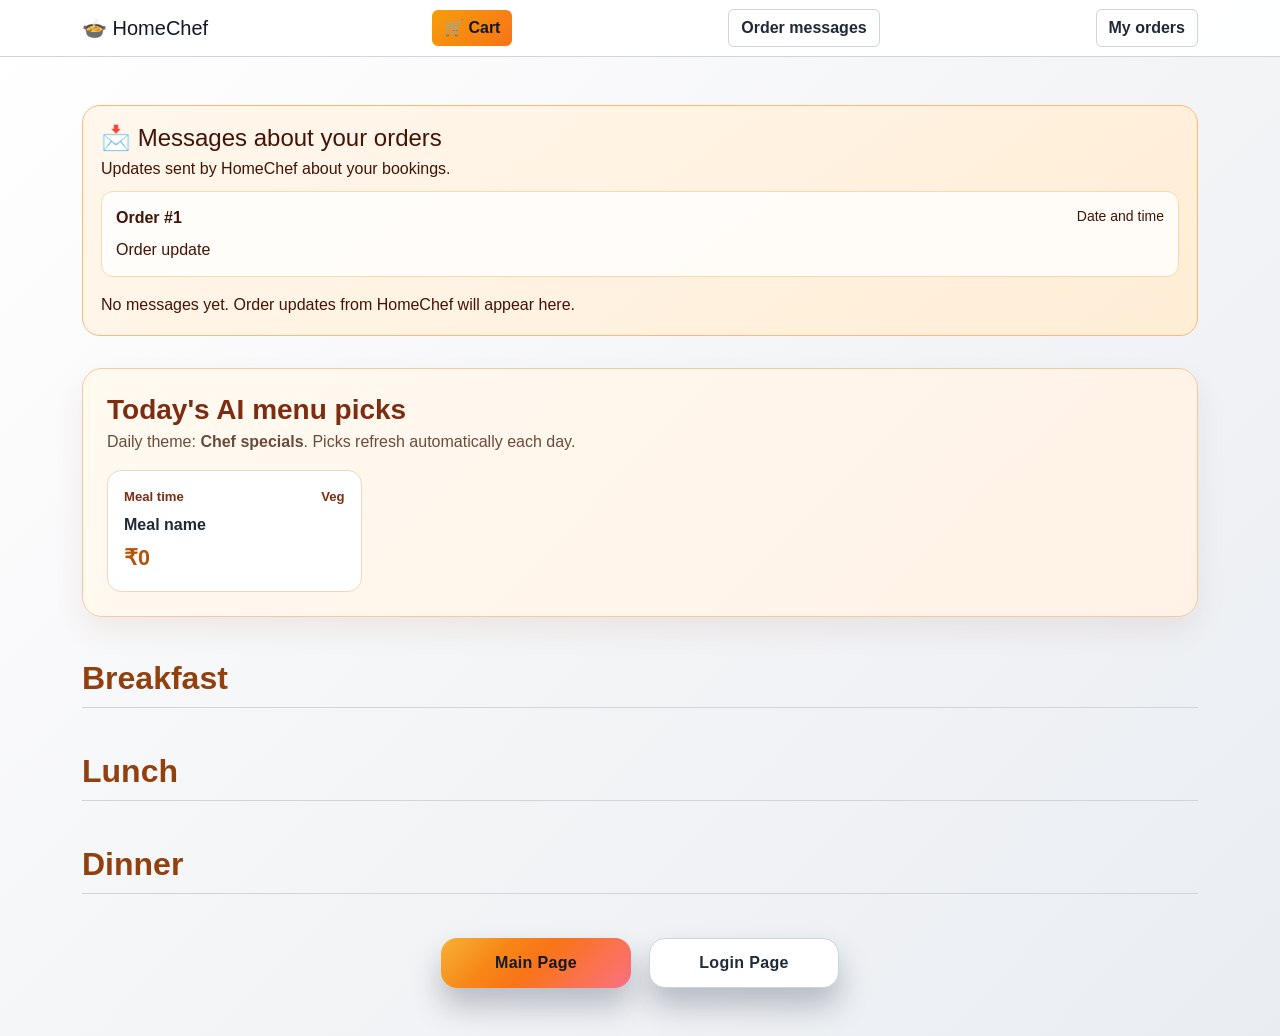
<file: backent/src/main/resources/templates/meals.html>
<!DOCTYPE html>
<html>

<head>

    <title>Meals - HomeChef</title>

    <link
        href="https://cdn.jsdelivr.net/npm/bootstrap@5.3.3/dist/css/bootstrap.min.css"
        rel="stylesheet">

    <style>
        body {
            min-height: 100vh;
            margin: 0;
            background: linear-gradient(135deg, #ffffff 0%, #f3f4f6 55%, #e9edf2 100%);
            color: #1f2937;
            font-family: Arial, sans-serif;
        }

        .navbar {
            background: rgba(255, 255, 255, 0.96) !important;
            border-bottom: 1px solid #d1d5db;
        }

        .navbar-brand, .btn-warning {
            color: #111827 !important;
        }


        .card {
            background: linear-gradient(180deg, #ffffff, #f3f4f6);
            color: #1f2937;
            border: 1px solid #d1d5db;
            border-radius: 22px;
            overflow: hidden;
            box-shadow: 0 18px 32px rgba(31, 41, 55, 0.12);
            position: relative;
        }

        .card::before {
            content: "";
            position: absolute;
            inset: 0;
            background: linear-gradient(135deg, rgba(251, 191, 36, 0.12), rgba(255, 255, 255, 0.3), transparent 60%);
            pointer-events: none;
        }

        .btn-warning {
            background: linear-gradient(135deg, #f59e0b, #f97316);
            border: none;
            font-weight: 700;
            color: #111827;
        }

        .btn-outline-light {
            background: #fff;
            border: 1px solid #cbd5e1;
            color: #1f2937;
            font-weight: 600;
        }

        .action-group {
            display: flex;
            gap: 10px;
            margin-top: 14px;
        }

        .action-group .btn {
            flex: 1;
            border-radius: 12px;
            height: 42px;
            font-size: 0.92rem;
        }

        .food-preferences {
            display: grid;
            grid-template-columns: repeat(2, minmax(0, 1fr));
            gap: 10px;
            margin: 14px 0;
        }

        .food-preferences label {
            color: #374151;
            font-size: 0.82rem;
            font-weight: 600;
        }

        .food-preferences select,
        .food-preferences textarea {
            margin-top: 4px;
            width: 100%;
            border: 1px solid #cbd5e1;
            border-radius: 9px;
            padding: 8px;
            background: #fff;
            color: #1f2937;
        }

        .food-preferences .full-width {
            grid-column: 1 / -1;
        }

        .meal-meta {
            display: flex;
            align-items: center;
            justify-content: space-between;
            margin-bottom: 12px;
        }

        .price-tag {
            color: #b45309;
            font-weight: 800;
            font-size: 1.35rem;
        }

        .badge-soft {
            background: rgba(251, 191, 36, 0.12);
            border: 1px solid rgba(251, 191, 36, 0.24);
            color: #92400e;
            border-radius: 999px;
            padding: 6px 10px;
            font-size: 0.72rem;
            font-weight: 700;
        }

        .food-type-badge {
            display: inline-flex;
            align-items: center;
            gap: 6px;
            padding: 4px 9px;
            margin-bottom: 10px;
            border: 1px solid currentColor;
            border-radius: 7px;
            font-size: 0.75rem;
            font-weight: 700;
        }

        .food-type-badge.veg {
            color: #15803d;
            background: #f0fdf4;
        }

        .food-type-badge.non-veg {
            color: #b91c1c;
            background: #fef2f2;
        }

        .food-type-dot {
            width: 9px;
            height: 9px;
            border: 2px solid currentColor;
            border-radius: 50%;
        }

        .food-type-badge.veg .food-type-dot {
            background: #15803d;
        }

        .food-type-badge.non-veg .food-type-dot {
            background: #b91c1c;
        }

        .bottom-actions {
            display: flex;
            justify-content: center;
            gap: 18px;
            margin-top: 30px;
            flex-wrap: wrap;
        }

        .bottom-actions .btn {
            min-width: 190px;
            height: 50px;
            border-radius: 16px;
            font-weight: 800;
            letter-spacing: 0.02em;
            position: relative;
            overflow: hidden;
            transition: transform 0.2s ease, box-shadow 0.2s ease;
            box-shadow: 0 18px 30px rgba(15, 23, 42, 0.25);
            display: inline-flex;
            align-items: center;
            justify-content: center;
            padding: 0 18px;
            margin: 0;
            gap: 8px;
        }

        .bottom-actions .btn::before {
            content: "";
            position: absolute;
            inset: 0;
            background: linear-gradient(135deg, rgba(255,255,255,0.18), rgba(255,255,255,0.02), transparent 60%);
            pointer-events: none;
        }

        .bottom-actions .btn:hover {
            transform: translateY(-2px);
            box-shadow: 0 22px 36px rgba(249, 115, 22, 0.18);
        }

        .bottom-actions .btn-warning {
            background: linear-gradient(135deg, #f59e0b, #f97316, #fb7185);
            border: none;
            color: #fff;
        }

        .bottom-actions .btn-outline-light {
            background: #fff;
            border: 1px solid #cbd5e1;
            color: #1f2937;
        }
        .meal-section {
            margin-bottom: 2.75rem;
        }

        .meal-section h2 {
            color: #92400e;
            font-weight: 800;
            margin: 0 0 1.25rem;
            padding-bottom: 0.6rem;
            border-bottom: 1px solid #d1d5db;
        }

        .card .text-light {
            color: #374151 !important;
        }

        .owner-message-board {
            background: linear-gradient(145deg, #fff7ed, #ffedd5);
            border: 1px solid #fdba74;
            border-radius: 18px;
            padding: 18px;
            margin: 0 0 32px;
            color: #431407;
        }

        .owner-message {
            background: rgba(255, 255, 255, 0.8);
            border: 1px solid #fed7aa;
            border-radius: 12px;
            padding: 14px;
            margin-top: 10px;
        }

        .owner-message p {
            margin: 8px 0 0;
            white-space: pre-wrap;
        }

        .daily-picks {
            margin-bottom: 42px;
            padding: 24px;
            border: 1px solid #f2c9a5;
            border-radius: 20px;
            background: linear-gradient(135deg, #fffaf0, #fff1e6);
            box-shadow: 0 14px 30px rgba(124, 45, 18, 0.08);
        }

        .daily-picks h2 {
            color: #7c2d12;
            font-weight: 800;
        }

        .daily-picks-subtitle {
            color: #6b4b3e;
        }

        .daily-pick-card {
            height: 100%;
            padding: 16px;
            border: 1px solid #f1d5c1;
            border-radius: 14px;
            background: #fff;
        }

        .daily-pick-card h3 {
            color: #1f2937;
            font-size: 1rem;
            font-weight: 700;
        }

        .daily-pick-meta {
            display: flex;
            justify-content: space-between;
            gap: 8px;
            color: #7c2d12;
            font-size: .82rem;
            font-weight: 700;
        }
    </style>

</head>

<body>

<nav class="navbar bg-dark navbar-dark">

    <div class="container">

        <a href="/"
           class="navbar-brand">

            🍲 HomeChef

        </a>

        <a href="/cart"
           class="btn btn-warning">

            🛒 Cart

        </a>
        <a href="/customer/messages" class="btn btn-outline-light ms-2">Order messages</a>
        <a href="/orders" class="btn btn-outline-light ms-2">My orders</a>

    </div>

</nav>

<div class="container py-5">

    <section class="owner-message-board">
        <h2 class="h4 mb-1">📩 Messages about your orders</h2>
        <p class="mb-2">Updates sent by HomeChef about your bookings.</p>
        <article class="owner-message" th:each="message : ${orderMessages}">
            <div class="d-flex justify-content-between flex-wrap gap-2">
                <strong th:text="|Order #${message.order.id}|">Order #1</strong>
                <small th:text="${message.formattedCreatedAt}">Date and time</small>
            </div>
            <p th:text="${message.message}">Order update</p>
        </article>
        <p class="mb-0 mt-3" th:if="${#lists.isEmpty(orderMessages)}">No messages yet. Order updates from HomeChef will appear here.</p>
    </section>

    <section class="daily-picks" th:if="${!#lists.isEmpty(dailyMenuMeals)}">
        <div class="d-flex justify-content-between align-items-start flex-wrap gap-2 mb-3">
            <div>
                <h2 class="h3 mb-1">Today's AI menu picks</h2>
                <p class="daily-picks-subtitle mb-0">Daily theme: <strong th:text="${dailyMenuTheme}">Chef specials</strong>. Picks refresh automatically each day.</p>
            </div>
        </div>
        <div class="row g-3">
            <div class="col-sm-6 col-lg-3" th:each="meal : ${dailyMenuMeals}">
                <article class="daily-pick-card">
                    <div class="daily-pick-meta mb-2">
                        <span th:text="${meal.mealTime}">Meal time</span>
                        <span th:text="${meal.foodType == 'NON_VEG'} ? 'Non-Veg' : 'Veg'">Veg</span>
                    </div>
                    <h3 th:text="${meal.name}">Meal name</h3>
                    <strong class="price-tag">₹<span th:text="${meal.price}">0</span></strong>
                </article>
            </div>
        </div>
    </section>

    <section class="meal-section">
        <h2>Breakfast</h2>
        <div th:replace="~{fragments/meal-cards :: cards(${breakfastMeals})}"></div>
    </section>

    <section class="meal-section">
        <h2>Lunch</h2>
        <div th:replace="~{fragments/meal-cards :: cards(${lunchMeals})}"></div>
    </section>

    <section class="meal-section">
        <h2>Dinner</h2>
        <div th:replace="~{fragments/meal-cards :: cards(${dinnerMeals})}"></div>
    </section>

    <div class="bottom-actions">
        <a href="/" class="btn btn-warning">Main Page</a>
        <a href="/login" class="btn btn-outline-light">Login Page</a>
    </div>

</div>

</body>
</html>
</file>
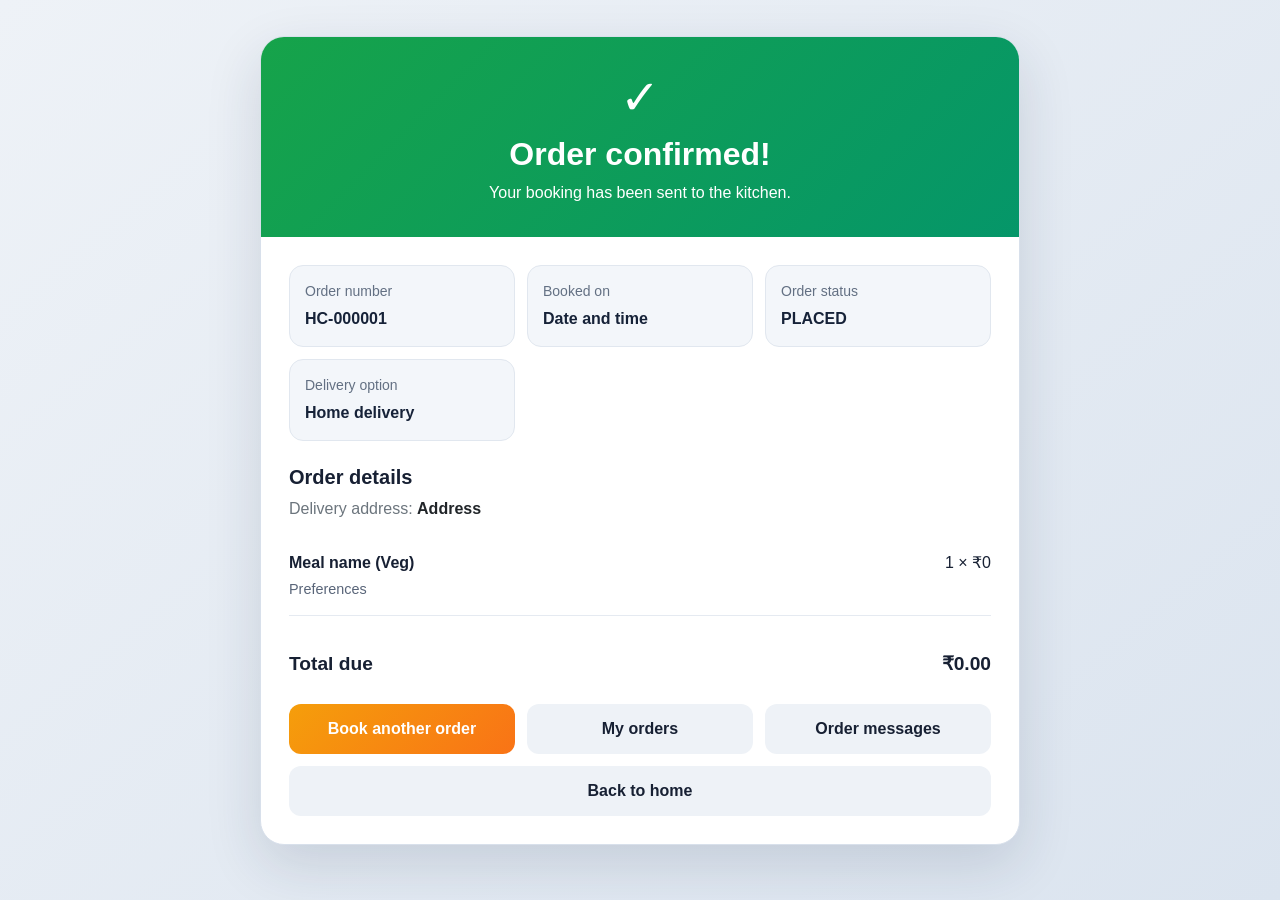
<file: backent/src/main/resources/templates/order-confirmation.html>
<!DOCTYPE html>
<html lang="en" xmlns:th="http://www.thymeleaf.org">
<head>
    <meta charset="UTF-8">
    <meta name="viewport" content="width=device-width, initial-scale=1">
    <title>Order Confirmed - HomeChef</title>
    <link href="https://cdn.jsdelivr.net/npm/bootstrap@5.3.3/dist/css/bootstrap.min.css" rel="stylesheet">
    <style>
        body { min-height: 100vh; margin: 0; padding: 36px 16px; background: linear-gradient(140deg, #eef2f7, #dbe4ef); color: #172033; font-family: Arial, sans-serif; }
        .confirmation { max-width: 760px; margin: auto; background: #fff; border: 1px solid #d8e0eb; border-radius: 24px; box-shadow: 0 20px 55px rgba(25, 42, 70, .14); overflow: hidden; }
        .hero { padding: 32px; text-align: center; color: #fff; background: linear-gradient(135deg, #16a34a, #059669); }
        .hero h1 { font-weight: 800; }
        .content { padding: 28px; }
        .order-meta { display: grid; grid-template-columns: repeat(auto-fit, minmax(190px, 1fr)); gap: 12px; margin-bottom: 24px; }
        .meta-box { padding: 15px; border-radius: 14px; background: #f3f6fa; border: 1px solid #e1e7ef; }
        .meta-box small { display: block; color: #637083; margin-bottom: 5px; }
        .meta-box strong { color: #162238; overflow-wrap: anywhere; }
        .order-items { padding-left: 0; list-style: none; }
        .order-items li { padding: 14px 0; border-bottom: 1px solid #e5eaf1; }
        .preference { color: #596579; font-size: .9rem; margin-top: 4px; }
        .total { display: flex; justify-content: space-between; font-size: 1.2rem; font-weight: 800; padding-top: 18px; }
        .actions { display: flex; gap: 12px; flex-wrap: wrap; margin-top: 26px; }
        .actions a { flex: 1; min-width: 190px; padding: 13px; text-align: center; border-radius: 12px; text-decoration: none; font-weight: 700; }
        .primary { background: linear-gradient(135deg, #f59e0b, #f97316); color: #fff; }
        .secondary { background: #eef2f7; color: #172033; }
    </style>
</head>
<body>
<main class="confirmation">
    <header class="hero">
        <div class="display-5 mb-2">✓</div>
        <h1 class="h2">Order confirmed!</h1>
        <p class="mb-0">Your booking has been sent to the kitchen.</p>
    </header>
    <section class="content">
        <div class="order-meta">
            <div class="meta-box"><small>Order number</small><strong th:text="${orderNumber}">HC-000001</strong></div>
            <div class="meta-box"><small>Booked on</small><strong th:text="${bookingDateTime}">Date and time</strong></div>
            <div class="meta-box"><small>Order status</small><strong th:text="${order.orderStatus}">PLACED</strong></div>
            <div class="meta-box"><small>Delivery option</small><strong th:text="${order.deliveryType == 'PICKUP' ? 'Pickup' : 'Home delivery'}">Home delivery</strong></div>
        </div>
        <h2 class="h5 fw-bold">Order details</h2>
        <p class="text-secondary mb-3">Delivery address: <strong class="text-dark" th:text="${order.deliveryAddress}">Address</strong></p>
        <ul class="order-items">
            <li th:each="item : ${order.items}">
                <div class="d-flex justify-content-between gap-3">
                    <strong th:text="${item.meal.name} + ' (' + ${item.meal.foodTypeLabel} + ')'">Meal name (Veg)</strong>
                    <span th:text="|${item.quantity} × ₹${item.price}|">1 × ₹0</span>
                </div>
                <div class="preference" th:if="${item.customizations != null}" th:text="${item.customizations}">Preferences</div>
            </li>
        </ul>
        <div class="total"><span>Total due</span><span th:text="|₹${#numbers.formatDecimal(order.totalAmount, 1, 2)}|">₹0.00</span></div>
        <div class="actions">
            <a href="/meals" class="primary">Book another order</a>
            <a href="/orders" class="secondary">My orders</a>
            <a href="/customer/messages" class="secondary">Order messages</a>
            <a href="/" class="secondary">Back to home</a>
        </div>
    </section>
</main>
</body>
</html>
</file>
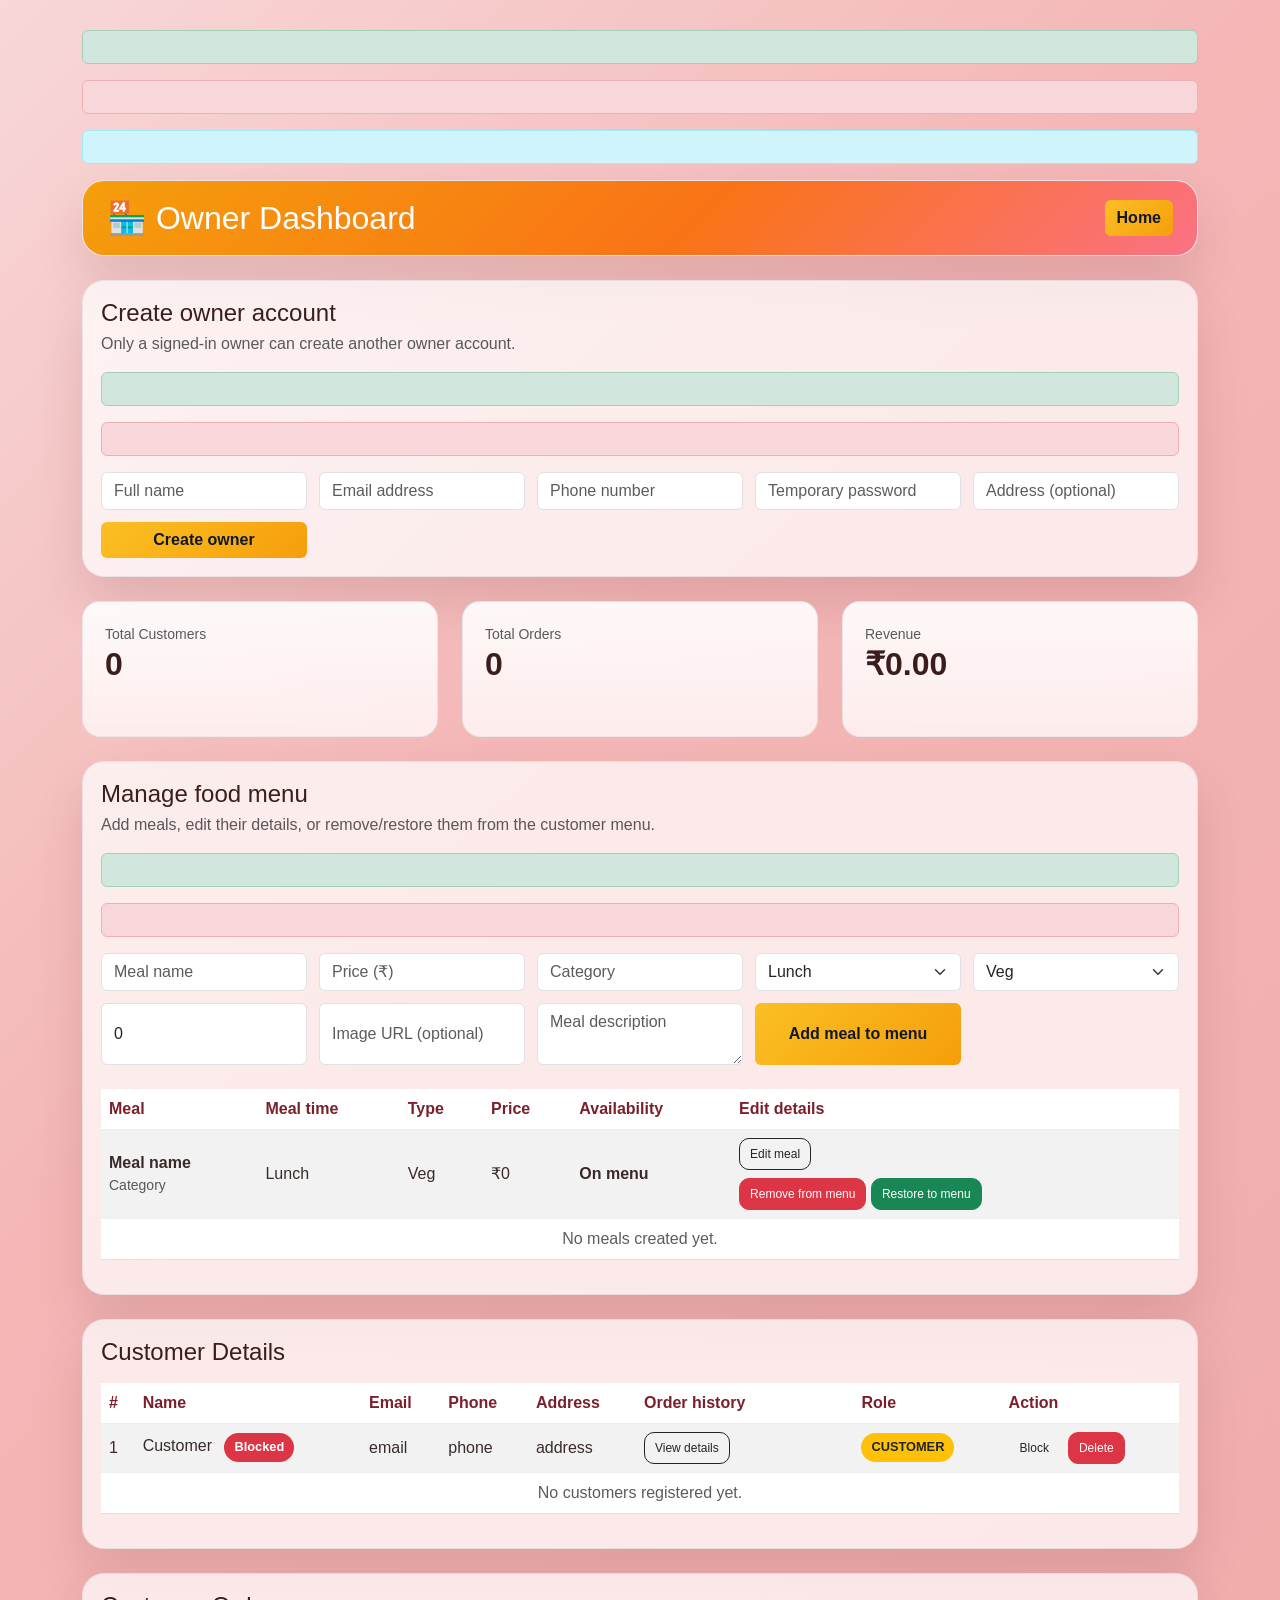
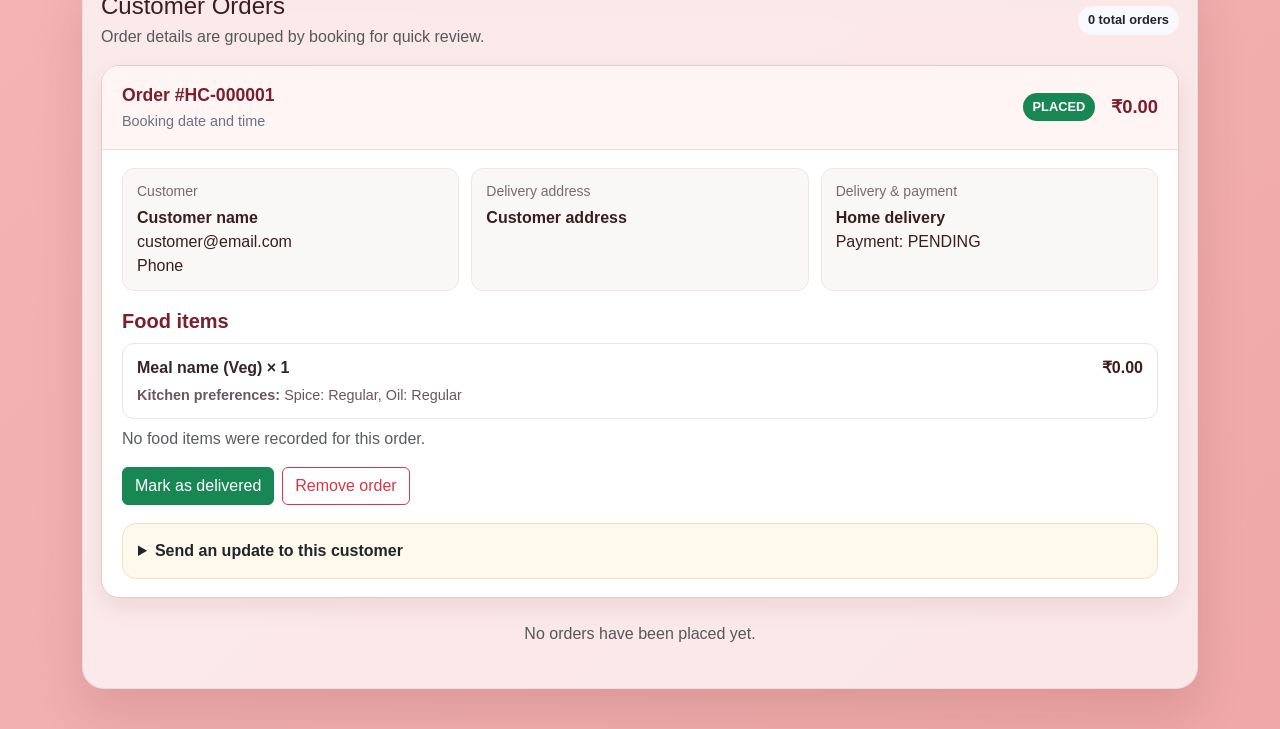
<file: backent/src/main/resources/templates/owner-dashboard.html>
<!DOCTYPE html>
<html lang="en">
<head>
    <meta charset="UTF-8">
    <meta name="viewport" content="width=device-width, initial-scale=1.0">
    <title>Owner Dashboard</title>
    <link href="https://cdn.jsdelivr.net/npm/bootstrap@5.3.3/dist/css/bootstrap.min.css" rel="stylesheet">
    <style>
        body {
            background: linear-gradient(135deg, #f8d7d7 0%, #f4b6b6 35%, #f0a8a8 100%);
            color: #3b1d1d;
            min-height: 100vh;
            font-family: Arial, sans-serif;
        }

        .container {
            padding-top: 30px;
            padding-bottom: 40px;
        }

        .panel {
            background: rgba(255, 255, 255, 0.72);
            border: 1px solid rgba(148, 163, 184, 0.18);
            border-radius: 22px;
            box-shadow: 0 25px 50px rgba(78, 14, 14, 0.12);
            overflow: hidden;
        }

        .topbar {
            background: linear-gradient(135deg, #f59e0b, #f97316 55%, #fb7185);
            color: white;
            padding: 18px 24px;
            display: flex;
            justify-content: space-between;
            align-items: center;
        }

        .stat-card {
            background: linear-gradient(180deg, rgba(255, 255, 255, 0.9), rgba(255, 240, 240, 0.92));
            border: 1px solid rgba(148, 163, 184, 0.2);
            border-radius: 18px;
            padding: 22px;
            min-height: 136px;
            color: #3b1d1d;
        }

        .stat-card h3 {
            font-size: 2rem;
            font-weight: 800;
        }

        .table-card {
            padding: 18px;
        }

        .table thead th {
            color: #7a1f2c;
            border-color: rgba(148, 163, 184, 0.2);
        }

        .table td, .table th {
            color: #3a2a2a;
            vertical-align: middle;
            border-color: rgba(148, 163, 184, 0.18);
        }

        .badge {
            font-size: 0.8rem;
            padding: 8px 10px;
            border-radius: 999px;
        }

        .btn-warning {
            border: none;
            font-weight: 700;
            color: #111827;
            background: linear-gradient(135deg, #fbbf24, #f59e0b);
        }

        .action-group {
            display: flex;
            gap: 8px;
            flex-wrap: wrap;
        }

        .table .btn {
            font-size: 0.75rem;
            padding: 6px 10px;
            border-radius: 10px;
        }

        .message-column {
            min-width: 250px;
        }

        .message-column textarea,
        .message-column select {
            min-width: 220px;
            font-size: 0.82rem;
        }

        .menu-form-grid {
            display: grid;
            grid-template-columns: repeat(auto-fit, minmax(180px, 1fr));
            gap: 12px;
        }

        .menu-form-grid textarea,
        .menu-form-grid input,
        .menu-form-grid select {
            min-width: 0;
        }

        .meal-editor {
            min-width: 280px;
        }

        .menu-status {
            font-weight: 700;
        }

        .order-card {
            background: #fff;
            border: 1px solid #e5caca;
            border-radius: 18px;
            margin-top: 16px;
            overflow: hidden;
            box-shadow: 0 10px 24px rgba(78, 14, 14, 0.08);
        }

        .order-card-header {
            display: flex;
            align-items: center;
            justify-content: space-between;
            gap: 16px;
            flex-wrap: wrap;
            padding: 16px 20px;
            background: #fff5f5;
            border-bottom: 1px solid #f0dada;
        }

        .order-number {
            color: #7a1f2c;
            font-size: 1.1rem;
            font-weight: 800;
        }

        .order-time {
            color: #6b7280;
            font-size: .9rem;
            margin-top: 3px;
        }

        .order-total {
            color: #7a1f2c;
            font-size: 1.15rem;
            font-weight: 800;
        }

        .order-card-body {
            padding: 18px 20px;
        }

        .order-detail-grid {
            display: grid;
            grid-template-columns: repeat(auto-fit, minmax(180px, 1fr));
            gap: 12px;
            margin-bottom: 18px;
        }

        .order-detail {
            padding: 12px 14px;
            border-radius: 12px;
            background: #faf7f7;
            border: 1px solid #f0e5e5;
            overflow-wrap: anywhere;
        }

        .order-detail small {
            display: block;
            color: #7b6970;
            margin-bottom: 4px;
        }

        .order-items-title {
            color: #7a1f2c;
            font-weight: 800;
            margin-bottom: 10px;
        }

        .order-food-item {
            padding: 12px 14px;
            border: 1px solid #eee2e2;
            border-radius: 12px;
            margin-bottom: 8px;
            background: #fff;
        }

        .order-food-name {
            font-weight: 700;
            color: #33252a;
        }

        .order-customizations {
            margin-top: 5px;
            color: #6b5560;
            font-size: .9rem;
        }

        .order-message-form {
            margin-top: 18px;
            padding: 15px;
            background: #fff9ed;
            border: 1px solid #f4dfb7;
            border-radius: 14px;
        }

        .order-message-form textarea { min-height: 88px; }

        .customer-order-history { min-width: 145px; }

        .customer-history-list {
            min-width: 250px;
            max-height: 320px;
            overflow-y: auto;
            padding: 8px;
            border: 1px solid #eadada;
            border-radius: 12px;
            background: #fff;
        }

        .customer-history-item {
            padding: 10px;
            border-bottom: 1px solid #f0e5e5;
        }

        .customer-history-item:last-child { border-bottom: 0; }
    </style>
</head>
<body>
<div class="container">
    <div th:if="${messageSent}" class="alert alert-success" th:text="${messageSent}"></div>
    <div th:if="${messageError}" class="alert alert-danger" th:text="${messageError}"></div>
    <div th:if="${orderActionNotice}" class="alert alert-info" th:text="${orderActionNotice}"></div>
    <div class="panel mb-4">
        <div class="topbar">
            <div>
                <h2 class="mb-0">🏪 Owner Dashboard</h2>
            </div>
            <a href="/" class="btn btn-warning">Home</a>
        </div>
    </div>

    <div id="owner-management" class="panel table-card mb-4">
        <h4 class="mb-1">Create owner account</h4>
        <p class="text-muted">Only a signed-in owner can create another owner account.</p>
        <div th:if="${ownerSuccess}" class="alert alert-success" th:text="${ownerSuccess}"></div>
        <div th:if="${ownerError}" class="alert alert-danger" th:text="${ownerError}"></div>
        <form th:action="@{/owner/owners}" method="post" class="menu-form-grid">
            <input name="name" class="form-control" placeholder="Full name" required maxlength="120">
            <input name="email" type="email" class="form-control" placeholder="Email address" required maxlength="180">
            <input name="phone" class="form-control" placeholder="Phone number" required maxlength="30">
            <input name="password" type="password" class="form-control" placeholder="Temporary password" required minlength="8">
            <input name="address" class="form-control" placeholder="Address (optional)" maxlength="255">
            <button type="submit" class="btn btn-warning">Create owner</button>
        </form>
    </div>

    <div class="row g-4 mb-4">
        <div class="col-md-4">
            <div class="stat-card">
                <div class="text-muted small">Total Customers</div>
                <h3 th:text="${customerCount}">0</h3>
            </div>
        </div>
        <div class="col-md-4">
            <div class="stat-card">
                <div class="text-muted small">Total Orders</div>
                <h3 th:text="${orderCount}">0</h3>
            </div>
        </div>
        <div class="col-md-4">
            <div class="stat-card">
                <div class="text-muted small">Revenue</div>
                <h3>₹<span th:text="${#numbers.formatDecimal(totalRevenue, 1, 2)}">0.00</span></h3>
            </div>
        </div>
    </div>

    <div id="menu-management" class="panel table-card mb-4">
        <div class="d-flex justify-content-between align-items-center flex-wrap gap-2 mb-3">
            <div>
                <h4 class="mb-1">Manage food menu</h4>
                <p class="text-muted mb-0">Add meals, edit their details, or remove/restore them from the customer menu.</p>
            </div>
        </div>
        <div th:if="${mealSuccess}" class="alert alert-success" th:text="${mealSuccess}"></div>
        <div th:if="${mealError}" class="alert alert-danger" th:text="${mealError}"></div>

        <form th:action="@{/owner/meals}" method="post" class="menu-form-grid mb-4">
            <input name="name" class="form-control" placeholder="Meal name" required maxlength="150">
            <input name="price" type="number" min="0.01" step="0.01" class="form-control" placeholder="Price (₹)" required>
            <input name="category" class="form-control" placeholder="Category">
            <select name="mealTime" class="form-select" required>
                <option value="Breakfast">Breakfast</option><option value="Lunch" selected>Lunch</option><option value="Dinner">Dinner</option>
            </select>
            <select name="foodType" class="form-select" required>
                <option value="VEG" selected>Veg</option><option value="NON_VEG">Non-Veg</option>
            </select>
            <input name="quantity" type="number" min="0" class="form-control" placeholder="Stock quantity" value="0">
            <input name="image" class="form-control" placeholder="Image URL (optional)">
            <input type="hidden" name="available" value="true">
            <textarea name="description" class="form-control" placeholder="Meal description" maxlength="1000"></textarea>
            <button type="submit" class="btn btn-warning">Add meal to menu</button>
        </form>

        <div class="table-responsive">
            <table class="table table-striped align-middle">
                <thead>
                <tr><th>Meal</th><th>Meal time</th><th>Type</th><th>Price</th><th>Availability</th><th>Edit details</th></tr>
                </thead>
                <tbody>
                <tr th:each="meal : ${meals}">
                    <td>
                        <strong th:text="${meal.name}">Meal name</strong>
                        <small class="d-block text-muted" th:text="${meal.category}">Category</small>
                    </td>
                    <td th:text="${meal.mealTimeLabel}">Lunch</td>
                    <td th:text="${meal.foodTypeLabel}">Veg</td>
                    <td>₹<span th:text="${meal.price}">0</span></td>
                    <td><span class="menu-status" th:text="${meal.available} ? 'On menu' : 'Removed'">On menu</span></td>
                    <td class="meal-editor">
                        <details>
                            <summary class="btn btn-sm btn-outline-dark mb-2">Edit meal</summary>
                            <form th:action="@{/owner/meals/{id}/update(id=${meal.id})}" method="post" class="menu-form-grid">
                                <input name="name" class="form-control" placeholder="Meal name" required maxlength="150" th:value="${meal.name}">
                                <input name="price" type="number" min="0.01" step="0.01" class="form-control" placeholder="Price" required th:value="${meal.price}">
                                <input name="category" class="form-control" placeholder="Category" th:value="${meal.category}">
                                <select name="mealTime" class="form-select" required>
                                    <option value="Breakfast" th:selected="${meal.mealTimeLabel == 'Breakfast'}">Breakfast</option>
                                    <option value="Lunch" th:selected="${meal.mealTimeLabel == 'Lunch'}">Lunch</option>
                                    <option value="Dinner" th:selected="${meal.mealTimeLabel == 'Dinner'}">Dinner</option>
                                </select>
                                <select name="foodType" class="form-select" required>
                                    <option value="VEG" th:selected="${meal.foodTypeLabel == 'Veg'}">Veg</option>
                                    <option value="NON_VEG" th:selected="${meal.foodTypeLabel == 'Non-Veg'}">Non-Veg</option>
                                </select>
                                <input name="quantity" type="number" min="0" class="form-control" placeholder="Stock" th:value="${meal.quantity}">
                                <input name="image" class="form-control" placeholder="Image URL" th:value="${meal.image}">
                                <select name="available" class="form-select">
                                    <option value="true" th:selected="${meal.available}">On menu</option>
                                    <option value="false" th:selected="${!meal.available}">Removed</option>
                                </select>
                                <textarea name="description" class="form-control" placeholder="Description" maxlength="1000" th:text="${meal.description}"></textarea>
                                <button type="submit" class="btn btn-warning">Save changes</button>
                            </form>
                        </details>
                        <form th:if="${meal.available}" th:action="@{/owner/meals/{id}/remove(id=${meal.id})}" method="post" class="d-inline"
                              onsubmit="return confirm('Remove this meal from the customer menu? Past orders will be preserved.');">
                            <button type="submit" class="btn btn-sm btn-danger">Remove from menu</button>
                        </form>
                        <form th:unless="${meal.available}" th:action="@{/owner/meals/{id}/restore(id=${meal.id})}" method="post" class="d-inline">
                            <button type="submit" class="btn btn-sm btn-success">Restore to menu</button>
                        </form>
                    </td>
                </tr>
                <tr th:if="${#lists.isEmpty(meals)}"><td colspan="6" class="text-center text-muted">No meals created yet.</td></tr>
                </tbody>
            </table>
        </div>
    </div>

    <div class="panel table-card mb-4">
        <h4 class="mb-3">Customer Details</h4>
        <div class="table-responsive">
            <table class="table table-striped align-middle">
                <thead>
                <tr>
                    <th>#</th>
                    <th>Name</th>
                    <th>Email</th>
                    <th>Phone</th>
                    <th>Address</th>
                    <th>Order history</th>
                    <th>Role</th>
                    <th>Action</th>
                </tr>
                </thead>
                <tbody>
                <tr th:each="customer, iter : ${customers}">
                    <td th:text="${iter.index + 1}">1</td>
                    <td>
                        <span th:text="${customer.name}">Customer</span>
                        <span th:if="${customer.blocked}" class="badge bg-danger ms-2">Blocked</span>
                    </td>
                    <td th:text="${customer.email}">email</td>
                    <td th:text="${customer.phone}">phone</td>
                    <td th:text="${customer.address}">address</td>
                    <td>
                        <details class="customer-order-history" th:with="customerOrders=${ordersByCustomer[customer.id]}">
                            <summary class="btn btn-sm btn-outline-dark">View details</summary>
                            <div class="customer-history-list mt-2" th:if="${!#lists.isEmpty(customerOrders)}">
                                <div class="customer-history-item" th:each="customerOrder : ${customerOrders}">
                                    <div class="d-flex justify-content-between gap-2 flex-wrap">
                                        <strong th:text="|Order #HC-${#numbers.formatInteger(customerOrder.id, 6)}|">Order number</strong>
                                        <span class="badge bg-success" th:text="${customerOrder.orderStatus}">DELIVERED</span>
                                    </div>
                                    <small class="text-muted" th:text="${customerOrder.formattedCreatedAt}">Date and time</small>
                                    <div th:each="item : ${customerOrder.items}" class="small mt-1">
                                        <span th:text="${item.meal != null ? item.meal.name : 'Food'} + ' × ' + ${item.quantity}">Meal × 1</span>
                                    </div>
                                    <strong class="d-block mt-1">₹<span th:text="${#numbers.formatDecimal(customerOrder.totalAmount != null ? customerOrder.totalAmount : 0, 1, 2)}">0.00</span></strong>
                                </div>
                            </div>
                            <p class="small text-muted mt-2 mb-0" th:if="${#lists.isEmpty(customerOrders)}">No orders for this customer.</p>
                        </details>
                    </td>
                    <td>
                        <span class="badge bg-warning text-dark" th:text="${customer.role}">CUSTOMER</span>
                    </td>
                    <td>
                        <div class="action-group">
                            <form th:action="@{/owner/customers/{id}/block(id=${customer.id})}" method="post">
                                <button type="submit" class="btn btn-sm" th:classappend="${customer.blocked} ? 'btn-success' : 'btn-warning'"
                                        th:text="${customer.blocked} ? 'Unblock' : 'Block'">Block</button>
                            </form>
                            <form th:action="@{/owner/customers/{id}/delete(id=${customer.id})}" method="post"
                                  onsubmit="return confirm('Delete this customer account?');">
                                <button type="submit" class="btn btn-sm btn-danger">Delete</button>
                            </form>
                        </div>
                    </td>
                </tr>
                <tr th:if="${#lists.isEmpty(customers)}">
                    <td colspan="8" class="text-center text-muted">No customers registered yet.</td>
                </tr>
                </tbody>
            </table>
        </div>
    </div>

    <div id="customer-orders" class="panel table-card">
        <div class="d-flex justify-content-between align-items-center flex-wrap gap-2 mb-2">
            <div>
                <h4 class="mb-1">Customer Orders</h4>
                <p class="text-muted mb-0">Order details are grouped by booking for quick review.</p>
            </div>
            <span class="badge bg-light text-dark" th:text="|${orderCount} total orders|">0 total orders</span>
        </div>

        <article class="order-card" th:each="order : ${orders}" th:id="|order-${order.id}|">
            <header class="order-card-header">
                <div>
                    <div class="order-number" th:text="|Order #HC-${#numbers.formatInteger(order.id, 6)}|">Order #HC-000001</div>
                    <div class="order-time" th:text="${order.formattedCreatedAt}">Booking date and time</div>
                </div>
                <div class="d-flex align-items-center gap-3 flex-wrap">
                    <span class="badge bg-success" th:text="${order.orderStatus}">PLACED</span>
                    <div class="order-total">₹<span th:text="${#numbers.formatDecimal(order.totalAmount != null ? order.totalAmount : 0, 1, 2)}">0.00</span></div>
                </div>
            </header>
            <div class="order-card-body">
                <div class="order-detail-grid">
                    <div class="order-detail">
                        <small>Customer</small>
                        <strong th:text="${order.user != null ? order.user.name : 'Unknown'}">Customer name</strong>
                        <div th:if="${order.user != null}" th:text="${order.user.email}">customer@email.com</div>
                        <div th:if="${order.user != null}" th:text="${order.user.phone}">Phone</div>
                    </div>
                    <div class="order-detail">
                        <small>Delivery address</small>
                        <strong th:text="${order.deliveryAddress}">Customer address</strong>
                    </div>
                    <div class="order-detail">
                        <small>Delivery & payment</small>
                        <strong th:text="${order.deliveryType == 'PICKUP' ? 'Pickup' : 'Home delivery'}">Home delivery</strong>
                        <div>Payment: <span th:text="${order.paymentStatus}">PENDING</span></div>
                    </div>
                </div>

                <h5 class="order-items-title">Food items</h5>
                <div th:if="${order.items != null and !#lists.isEmpty(order.items)}">
                    <div class="order-food-item" th:each="item : ${order.items}">
                        <div class="d-flex justify-content-between align-items-start gap-3 flex-wrap">
                            <span class="order-food-name" th:text="${item.meal != null ? item.meal.name : 'Food'} + ' (' + ${item.meal != null ? item.meal.foodTypeLabel : 'Unknown'} + ') × ' + ${item.quantity}">Meal name (Veg) × 1</span>
                            <strong>₹<span th:text="${#numbers.formatDecimal(item.price * item.quantity, 1, 2)}">0.00</span></strong>
                        </div>
                        <div class="order-customizations" th:if="${item.customizations != null}">
                            <strong>Kitchen preferences:</strong>
                            <span th:text="${item.customizations}">Spice: Regular, Oil: Regular</span>
                        </div>
                    </div>
                </div>
                <p class="text-muted" th:unless="${order.items != null and !#lists.isEmpty(order.items)}">No food items were recorded for this order.</p>

                                <div class="d-flex gap-2 flex-wrap mt-3">
                                        <form th:if="${order.orderStatus != 'DELIVERED' and order.orderStatus != 'CANCELLED'}"
                                                    th:action="@{/owner/orders/{id}/delivered(id=${order.id})}" method="post">
                                                <button type="submit" class="btn btn-success">Mark as delivered</button>
                                        </form>
                                        <form th:action="@{/owner/orders/{id}/remove(id=${order.id})}" method="post">
                                                <button type="submit" class="btn btn-outline-danger">Remove order</button>
                                        </form>
                                </div>

                <details class="order-message-form">
                    <summary class="fw-bold text-dark">Send an update to this customer</summary>
                    <form th:action="@{/owner/orders/{id}/messages(id=${order.id})}" method="post" class="d-grid gap-2 mt-3">
                        <select class="form-select" aria-label="Choose an order message" onchange="applyOrderMessage(this)">
                            <option value="confirmed" selected>Order confirmed</option>
                            <option value="preparing">Being prepared</option>
                            <option value="on-the-way">Out for delivery</option>
                            <option value="ready">Ready for pickup</option>
                            <option value="delay">Delivery delay</option>
                        </select>
                        <textarea name="message" class="form-control" rows="3" maxlength="1000" required
                                  th:text="|Hello ${order.user != null ? order.user.name : 'Customer'}, your order #${order.id} is confirmed. We will keep you updated.|"></textarea>
                        <small class="text-muted">Choose a suggested update or edit the message before sending.</small>
                        <button type="submit" class="btn btn-warning">Send message</button>
                    </form>
                </details>
            </div>
        </article>

        <div class="text-center text-muted py-4" th:if="${#lists.isEmpty(orders)}">No orders have been placed yet.</div>
    </div>
</div>
<script>
    function applyOrderMessage(select) {
        const form = select.closest('form');
        const textarea = form.querySelector('textarea[name="message"]');
        const customer = select.dataset.customerName || 'Customer';
        const orderNumber = select.dataset.orderId || '';
        const messages = {
            confirmed: `Hello ${customer}, your order #${orderNumber} is confirmed. We will keep you updated.`,
            preparing: `Hello ${customer}, our chef has started preparing your order #${orderNumber}.`,
            'on-the-way': `Hello ${customer}, your order #${orderNumber} is on its way.`,
            ready: `Hello ${customer}, your order #${orderNumber} is ready for pickup.`,
            delay: `Hello ${customer}, your order #${orderNumber} is taking a little longer than expected. Thank you for your patience.`
        };
        textarea.value = messages[select.value] || '';
    }

    document.querySelectorAll('.message-column select').forEach(select => {
        select.dataset.customerName = select.closest('tr').querySelector('td:nth-child(2) strong')?.textContent.trim() || 'Customer';
        select.dataset.orderId = select.closest('tr').querySelector('td:first-child')?.textContent.trim() || '';
    });
</script>
</body>
</html>
</file>
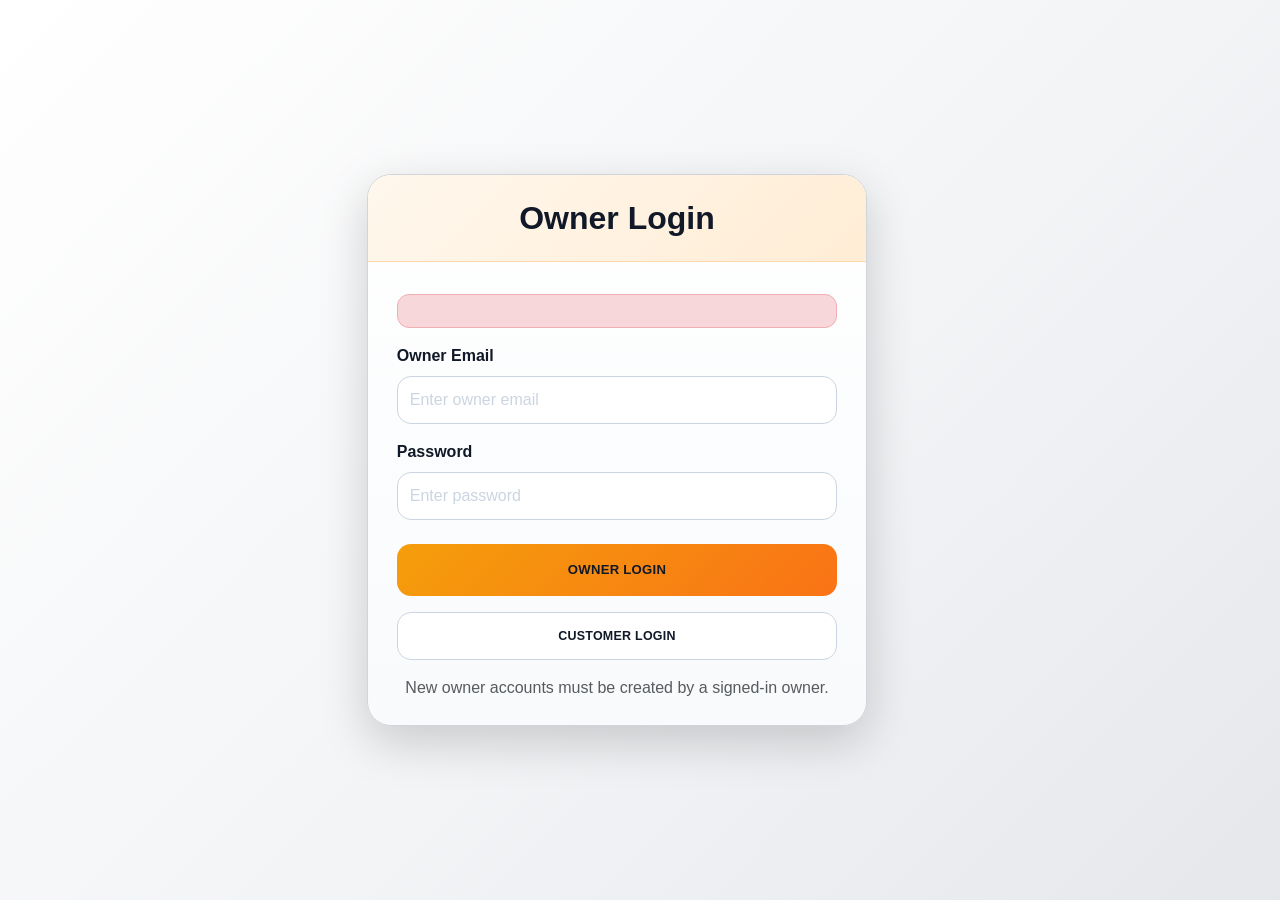
<file: backent/src/main/resources/templates/owner-login.html>
<!DOCTYPE html>
<html>
<head>
    <title>Owner Login - HomeChef</title>
    <link href="https://cdn.jsdelivr.net/npm/bootstrap@5.3.3/dist/css/bootstrap.min.css" rel="stylesheet">
    <style>
        body {
            min-height: 100vh;
            margin: 0;
            display: flex;
            align-items: center;
            justify-content: center;
            background: linear-gradient(135deg, #ffffff, #f3f4f6 55%, #e5e7eb);
            color: #111827;
            font-family: Arial, sans-serif;
        }

        .login-card {
            background: linear-gradient(180deg, #ffffff, #f8fafc);
            border: 1px solid #d1d5db;
            border-radius: 24px;
            box-shadow: 0 28px 60px rgba(15, 23, 42, 0.16);
            overflow: hidden;
            max-width: 500px;
            width: 100%;
        }

        .login-header {
            background: linear-gradient(135deg, #fff7ed, #ffedd5);
            padding: 1.5rem 1.2rem;
            text-align: center;
            color: #111827;
            border-bottom: 1px solid #fed7aa;
        }

        .login-header h2 {
            margin: 0;
            font-weight: 800;
        }

        .card-body {
            padding: 2rem 1.8rem 1.6rem;
        }

        .form-label {
            color: #111827;
            font-weight: 600;
            margin-bottom: 0.5rem;
        }

        .form-control {
            height: 48px;
            border-radius: 14px;
            border: 1px solid #cbd5e1;
            background: #fff;
            color: #111827;
        }

        .form-control::placeholder {
            color: #4b5563;
            opacity: 1;
        }

        .form-control:focus {
            border-color: #f59e0b;
            background: #fff;
            color: #111827;
            box-shadow: 0 0 0 0.2rem rgba(245, 158, 11, 0.16);
        }

        .form-control::placeholder {
            color: #cbd5e1;
        }

        .btn-warning {
            border-radius: 14px;
            width: 100%;
            min-height: 52px;
            height: 52px;
            display: inline-flex;
            align-items: center;
            justify-content: center;
            font-weight: 800;
            letter-spacing: 0.02em;
            background: linear-gradient(135deg, #f59e0b, #f97316);
            border: none;
            color: #111827;
            text-transform: uppercase;
            font-size: 0.82rem;
            line-height: 1;
            padding: 0 20px;
        }

        .btn-outline-light {
            border-radius: 14px;
            width: 100%;
            min-height: 48px;
            height: 48px;
            display: inline-flex;
            align-items: center;
            justify-content: center;
            font-weight: 700;
            letter-spacing: 0.02em;
            text-transform: uppercase;
            font-size: 0.78rem;
            line-height: 1;
            padding: 0 20px;
            background: #fff;
            border: 1px solid #cbd5e1;
            color: #111827;
        }

        .text-link {
            color: #b45309;
            font-weight: 700;
            text-decoration: none;
        }

        .status-box {
            border-radius: 12px;
            font-size: 0.95rem;
        }
    </style>
</head>
<body>
<div class="container">
    <div class="row justify-content-center">
        <div class="col-md-6 col-sm-10">
            <div class="login-card shadow-lg">
                <div class="login-header">
                    <h2>Owner Login</h2>
                </div>
                <div class="card-body">
                    <div th:if="${error}" class="status-box alert alert-danger mb-3" th:text="${error}"></div>

                    <form method="post" action="/owner-login">
                        <div class="mb-3">
                            <label class="form-label">Owner Email</label>
                            <input type="email" name="email" class="form-control" placeholder="Enter owner email" required>
                        </div>

                        <div class="mb-4">
                            <label class="form-label">Password</label>
                            <input type="password" name="password" class="form-control" placeholder="Enter password" required>
                        </div>

                        <button class="btn btn-warning w-100 mb-3">Owner Login</button>
                        <a href="/login" class="btn btn-outline-light w-100">Customer Login</a>
                    </form>
                    <p class="text-center text-muted mt-3 mb-0">New owner accounts must be created by a signed-in owner.</p>
                </div>
            </div>
        </div>
    </div>
</div>
</body>
</html>
</file>
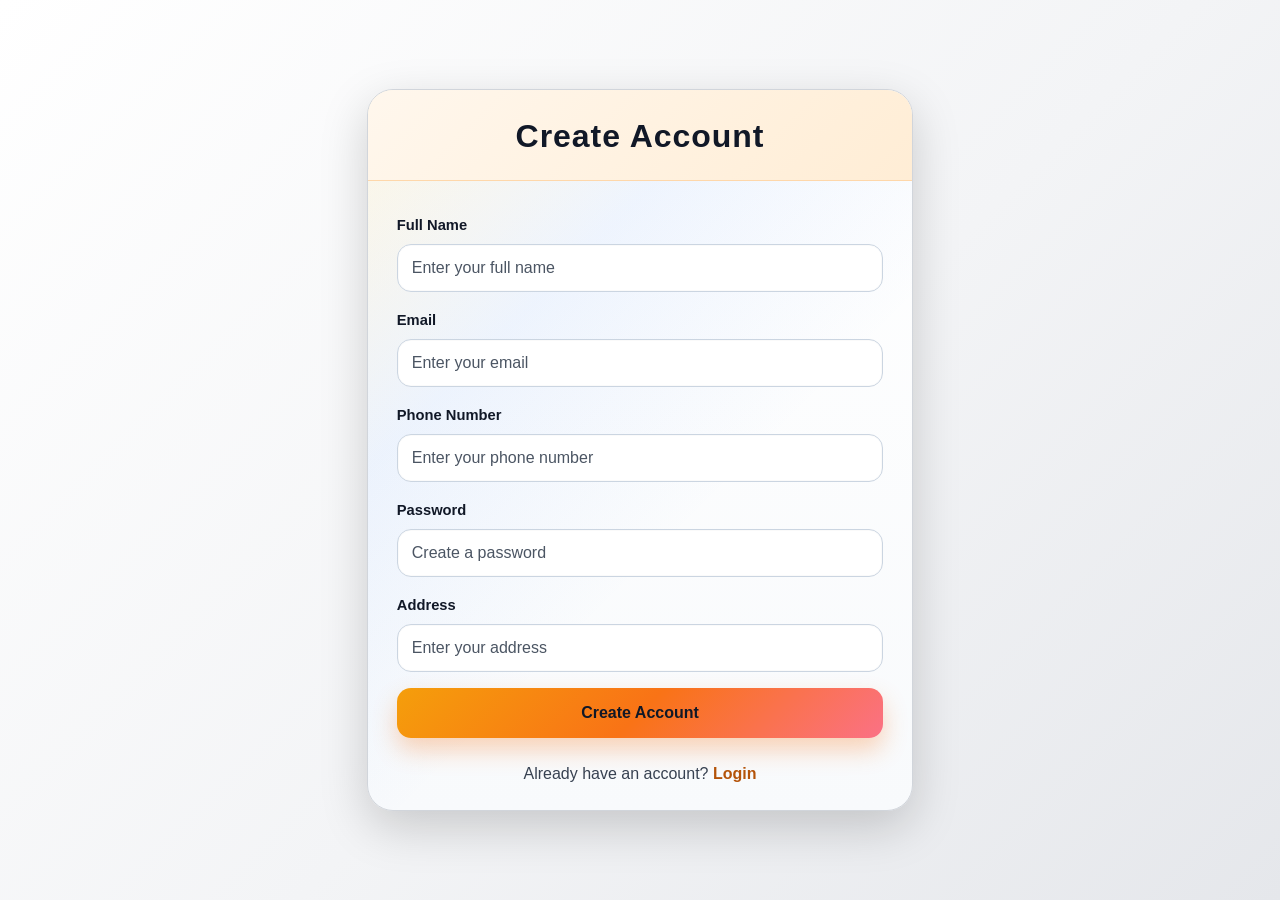
<file: backent/src/main/resources/templates/register.html>
<!DOCTYPE html>
<html>

<head>

    <title>Register - HomeChef</title>

    <link
        href="https://cdn.jsdelivr.net/npm/bootstrap@5.3.3/dist/css/bootstrap.min.css"
        rel="stylesheet">

    <style>
        body {
            min-height: 100vh;
            margin: 0;
            display: flex;
            align-items: center;
            justify-content: center;
            background: linear-gradient(135deg, #ffffff, #f3f4f6 55%, #e5e7eb);
            color: #111827;
            font-family: Arial, sans-serif;
        }

        .container {
            padding-top: 32px;
            padding-bottom: 32px;
        }

        .register-card {
            background: linear-gradient(180deg, #ffffff, #f8fafc);
            border: 1px solid #d1d5db;
            border-radius: 26px;
            box-shadow: 0 28px 60px rgba(15, 23, 42, 0.16);
            overflow: hidden;
            position: relative;
        }

        .register-card::before {
            content: "";
            position: absolute;
            inset: 0;
            background: linear-gradient(135deg, rgba(251, 191, 36, 0.12), rgba(59, 130, 246, 0.08), transparent 60%);
            pointer-events: none;
        }

        .register-header {
            background: linear-gradient(135deg, #fff7ed, #ffedd5);
            color: #111827;
            border-bottom: 1px solid #fed7aa;
            text-align: center;
            padding: 1.7rem 1rem 1.5rem;
            position: relative;
            z-index: 1;
        }

        .register-header h2 {
            margin: 0;
            font-weight: 800;
            letter-spacing: 0.03em;
        }

        .card-body {
            padding: 2rem 1.8rem 1.5rem;
            position: relative;
            z-index: 1;
        }

        .form-group {
            margin-bottom: 1rem;
        }

        .form-label {
            color: #111827 !important;
            font-size: 0.92rem;
            margin-bottom: 0.5rem;
        }

        .form-control,
        .form-select {
            height: 48px;
            border-radius: 14px;
            border: 1px solid #cbd5e1;
            background: #fff;
            color: #111827;
            padding-left: 14px;
            transition: all 0.2s ease;
            box-shadow: inset 0 0 0 1px rgba(17, 24, 39, 0.02);
        }

        .form-control::placeholder {
            color: #4b5563;
            opacity: 1;
        }

        .form-control:focus,
        .form-select:focus {
            box-shadow: 0 0 0 0.2rem rgba(251, 191, 36, 0.14);
            border-color: #fbbf24;
            background: #fff;
            color: #111827;
        }

        .form-select option {
            background: #fff;
            color: #111827;
        }

        .btn-warning {
            border-radius: 14px;
            height: 50px;
            font-weight: 800;
            background: linear-gradient(135deg, #f59e0b, #f97316, #fb7185);
            border: none;
            transition: 0.2s ease, transform 0.2s ease;
            box-shadow: 0 12px 25px rgba(249, 115, 22, 0.3);
            color: #111827;
        }

        .btn-warning:hover {
            filter: brightness(1.05);
            transform: translateY(-1px);
            box-shadow: 0 16px 28px rgba(249, 115, 22, 0.4);
        }

        .bottom-text {
            color: #374151 !important;
        }

        .login-link {
            color: #b45309;
            font-weight: 700;
            text-decoration: none;
        }

        .login-link:hover {
            text-decoration: underline;
        }
    </style>

</head>

<body>

<div class="container">

    <div class="row justify-content-center">

        <div class="col-md-6 col-sm-10">

            <div class="register-card shadow-lg">

                <div class="register-header">
                    <h2>Create Account</h2>
                </div>

                <div class="card-body">

                    <form
                        method="post"
                        action="/register">

                        <div class="form-group">
                            <label class="form-label fw-semibold">Full Name</label>
                            <input
                                class="form-control"
                                name="name"
                                placeholder="Enter your full name"
                                required>
                        </div>

                        <div class="form-group">
                            <label class="form-label fw-semibold">Email</label>
                            <input
                                class="form-control"
                                type="email"
                                name="email"
                                placeholder="Enter your email"
                                required>
                        </div>

                        <div class="form-group">
                            <label class="form-label fw-semibold">Phone Number</label>
                            <input
                                class="form-control"
                                name="phone"
                                placeholder="Enter your phone number"
                                required>
                        </div>

                        <div class="form-group">
                            <label class="form-label fw-semibold">Password</label>
                            <input
                                class="form-control"
                                type="password"
                                name="password"
                                placeholder="Create a password"
                                required>
                        </div>

                        <div class="form-group">
                            <label class="form-label fw-semibold">Address</label>
                            <input
                                class="form-control"
                                name="address"
                                placeholder="Enter your address">
                        </div>

                        <button class="btn btn-warning w-100 mb-3">
                            Create Account
                        </button>

                    </form>

                    <p class="text-center mt-2 mb-0 bottom-text">
                        Already have an account?
                        <a href="/login" class="login-link">
                            Login
                        </a>
                    </p>

                </div>

            </div>

        </div>

    </div>

</div>

</body>
</html>
</file>
